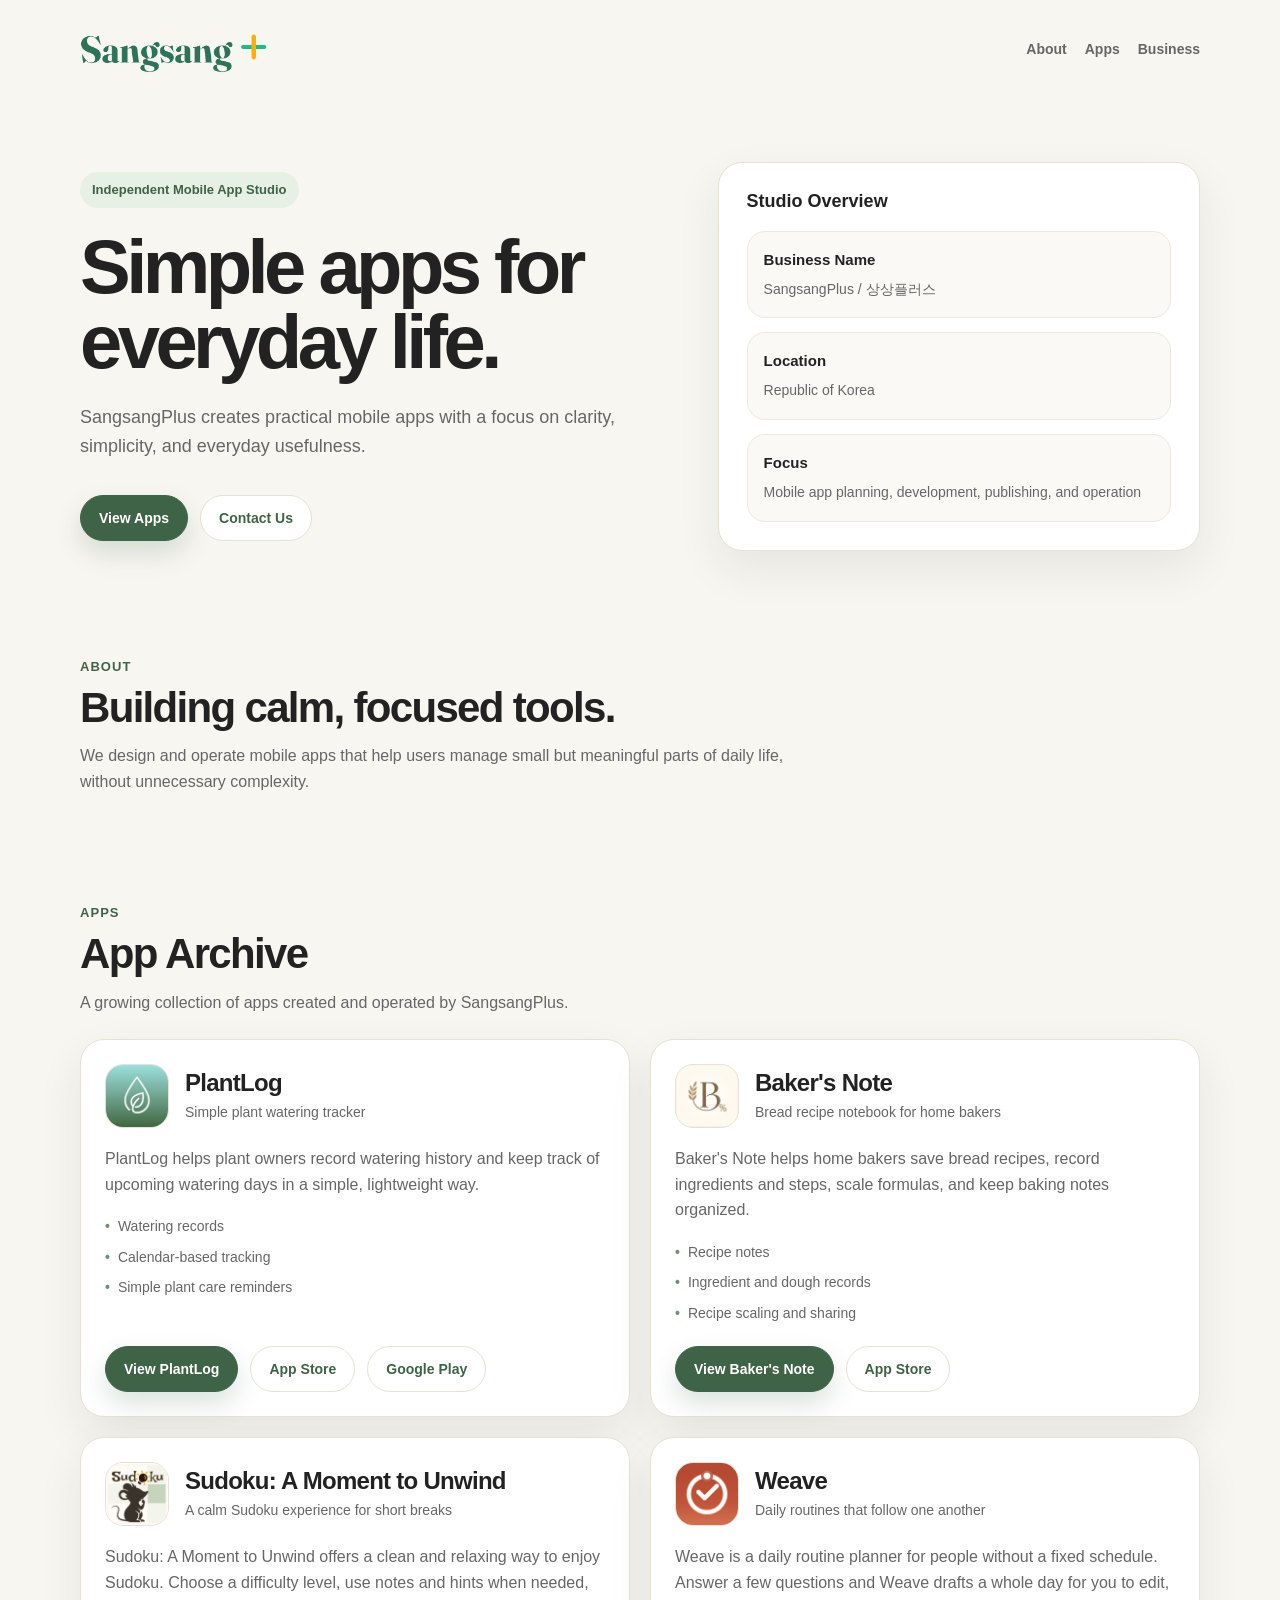
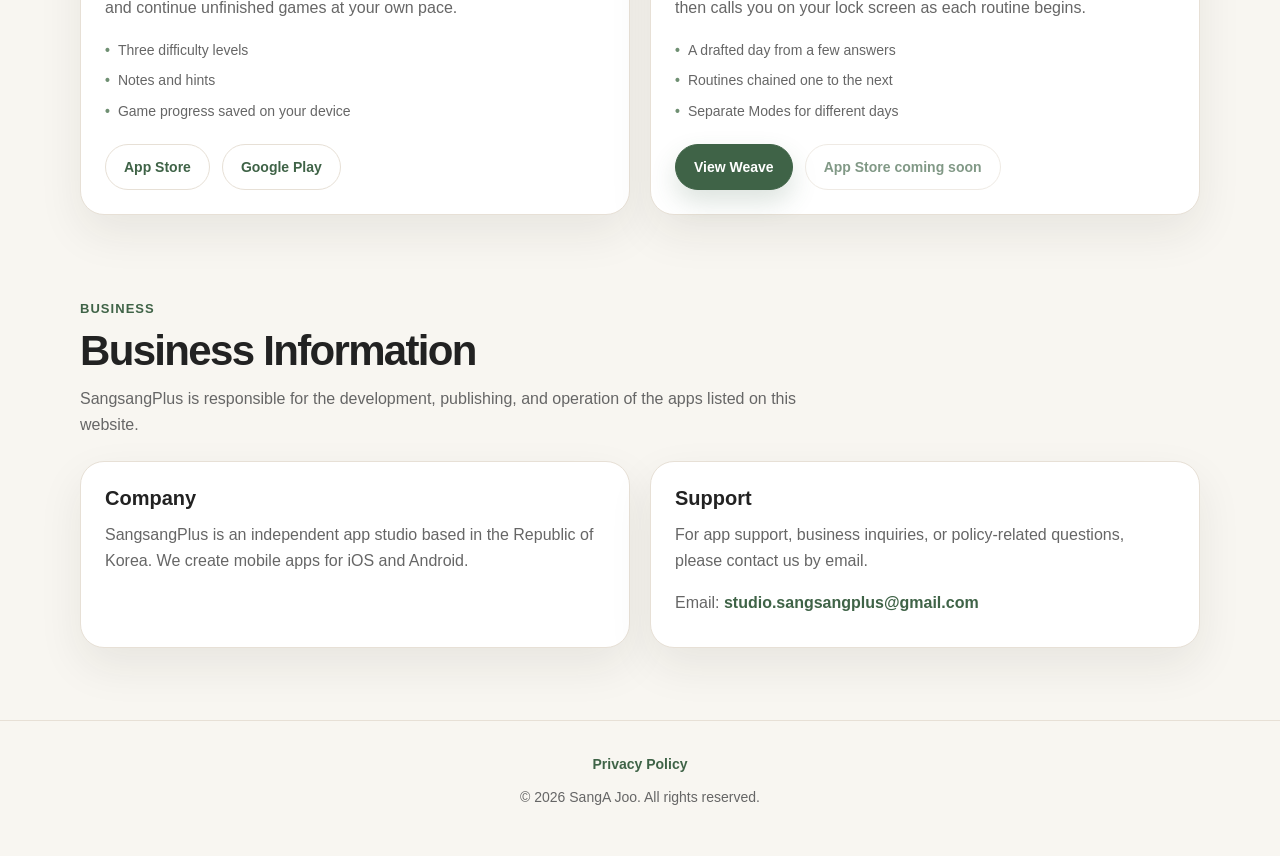
<file: index.html>
<!doctype html>
<html lang="en">
<head>
  <meta charset="utf-8">
  <meta name="viewport" content="width=device-width, initial-scale=1">
  <title>SangsangPlus - Simple Mobile Apps for Everyday Life</title>
  <meta name="description" content="SangsangPlus is an independent app studio creating simple mobile apps for everyday life.">
  <meta name="author" content="SangsangPlus">
  <link rel="stylesheet" href="assets/css/site.css">
  <link rel="icon" type="image/png" href="/favicon.png?v=1">
  <link rel="apple-touch-icon" href="/favicon.png?v=1">
  <meta name="theme-color" content="#F8F6F1">
</head>

<body class="theme-sangsangplus">
  <div class="site-page">
    <header class="home-nav wrap-wide">
      <a class="home-brand" href="/" aria-label="SangsangPlus home">
        <img class="home-brand-logo" src="/logo-wordmark.png" alt="SangsangPlus">
      </a>

      <nav class="home-nav-links" aria-label="Main navigation">
        <a href="#about">About</a>
        <a href="#apps">Apps</a>
        <a href="#business">Business</a>
      </nav>
    </header>

    <main>
      <section class="home-hero wrap-wide">
        <div>
          <div class="eyebrow">Independent Mobile App Studio</div>
          <h1>Simple apps for everyday life.</h1>
          <p>
            SangsangPlus creates practical mobile apps with a focus on clarity,
            simplicity, and everyday usefulness.
          </p>

          <div class="hero-actions">
            <a class="button primary" href="#apps">View Apps</a>
            <a class="button secondary" href="mailto:studio.sangsangplus@gmail.com">Contact Us</a>
          </div>
        </div>

        <aside class="home-hero-card" aria-label="Studio overview">
          <h2 class="home-hero-card-title">Studio Overview</h2>

          <div class="stat-list">
            <div class="stat">
              <strong>Business Name</strong>
              <span>SangsangPlus / 상상플러스</span>
            </div>

            <div class="stat">
              <strong>Location</strong>
              <span>Republic of Korea</span>
            </div>

            <div class="stat">
              <strong>Focus</strong>
              <span>Mobile app planning, development, publishing, and operation</span>
            </div>
          </div>
        </aside>
      </section>

      <section id="about" class="home-section wrap-wide">
        <div class="section-header">
          <div class="section-kicker">About</div>
          <h2>Building calm, focused tools.</h2>
          <p class="section-desc">
            We design and operate mobile apps that help users manage small but meaningful parts
            of daily life, without unnecessary complexity.
          </p>
        </div>
      </section>

      <section id="apps" class="home-section wrap-wide">
        <div class="section-header">
          <div class="section-kicker">Apps</div>
          <h2>App Archive</h2>
          <p class="section-desc">
            A growing collection of apps created and operated by SangsangPlus.
          </p>
        </div>

        <div class="app-grid">
          <article class="app-card">
            <div class="app-top">
              <div class="app-icon">
                <img src="/plantlog-legal/app_icon.png" alt="PlantLog app icon">
              </div>
              <div>
                <h3>PlantLog</h3>
                <p class="tagline">Simple plant watering tracker</p>
              </div>
            </div>

            <p>
              PlantLog helps plant owners record watering history and keep track of upcoming
              watering days in a simple, lightweight way.
            </p>

            <ul class="app-meta">
              <li>Watering records</li>
              <li>Calendar-based tracking</li>
              <li>Simple plant care reminders</li>
            </ul>

            <div class="app-actions">
              <a class="button primary" href="/plantlog-legal/">View PlantLog</a>
              <a class="button secondary"
                href="https://apps.apple.com/kr/app/plantlog-%EC%8B%9D%EB%AC%BC-%EB%AC%BC%EC%A3%BC%EA%B8%B0/id6776272867"
                target="_blank" rel="noopener noreferrer">App Store</a>
              <a class="button secondary" href="https://play.google.com/store/apps/details?id=com.sangsangplus.plantlog"
                target="_blank" rel="noopener noreferrer">Google Play</a>
            </div>
          </article>

          <article class="app-card">
            <div class="app-top">
              <div class="app-icon">
                <img src="/bakersnote/app_icon.png" alt="Baker's Note app icon">
              </div>
              <div>
                <h3>Baker's Note</h3>
                <p class="tagline">Bread recipe notebook for home bakers</p>
              </div>
            </div>

            <p>
              Baker's Note helps home bakers save bread recipes, record ingredients and steps,
              scale formulas, and keep baking notes organized.
            </p>

            <ul class="app-meta">
              <li>Recipe notes</li>
              <li>Ingredient and dough records</li>
              <li>Recipe scaling and sharing</li>
            </ul>

            <div class="app-actions">
              <a class="button primary" href="/bakersnote/">View Baker's Note</a>
              <a class="button secondary"
                href="https://apps.apple.com/kr/app/bakers-note-%EC%A0%9C%EB%B9%B5-%EB%A0%88%EC%8B%9C%ED%94%BC/id6786244483"
                target="_blank" rel="noopener noreferrer">App Store</a>
            </div>
          </article>

          <article class="app-card">
            <div class="app-top">
              <div class="app-icon">
                <img
                  src="/sudoku/app_icon.png?v=1"
                  alt="Sudoku: A Moment to Unwind app icon"
                >
              </div>
          
              <div>
                <h3>Sudoku: A Moment to Unwind</h3>
                <p class="tagline">A calm Sudoku experience for short breaks</p>
              </div>
            </div>
          
            <p>
              Sudoku: A Moment to Unwind offers a clean and relaxing way to enjoy Sudoku.
              Choose a difficulty level, use notes and hints when needed, and continue
              unfinished games at your own pace.
            </p>
          
            <ul class="app-meta">
              <li>Three difficulty levels</li>
              <li>Notes and hints</li>
              <li>Game progress saved on your device</li>
            </ul>
          
            <div class="app-actions">
              <a class="button secondary"
                href="https://apps.apple.com/kr/app/%EC%8A%A4%EB%8F%84%EC%BF%A0-%EC%89%AC%EC%96%B4%EA%B0%80%EB%8A%94-%EC%8B%9C%EA%B0%84/id6796981399"
                target="_blank" rel="noopener noreferrer">App Store</a>
              <a class="button secondary"
                href="https://play.google.com/store/apps/details?id=com.sangsangplus.sudoku"
                target="_blank" rel="noopener noreferrer">Google Play</a>
            </div>
          </article>

          <article class="app-card">
            <div class="app-top">
              <div class="app-icon">
                <img src="/weave/app_icon.png" alt="Weave app icon">
              </div>
              <div>
                <h3>Weave</h3>
                <p class="tagline">Daily routines that follow one another</p>
              </div>
            </div>

            <p>
              Weave is a daily routine planner for people without a fixed schedule.
              Answer a few questions and Weave drafts a whole day for you to edit,
              then calls you on your lock screen as each routine begins.
            </p>

            <ul class="app-meta">
              <li>A drafted day from a few answers</li>
              <li>Routines chained one to the next</li>
              <li>Separate Modes for different days</li>
            </ul>

            <div class="app-actions">
              <a class="button primary" href="/weave/">View Weave</a>
              <span class="button secondary disabled">App Store coming soon</span>
            </div>
          </article>

        </div>
      </section>

      <section id="business" class="home-section wrap-wide">
        <div class="section-header">
          <div class="section-kicker">Business</div>
          <h2>Business Information</h2>
          <p class="section-desc">
            SangsangPlus is responsible for the development, publishing, and operation
            of the apps listed on this website.
          </p>
        </div>

        <div class="info-grid">
          <div class="info-card">
            <h3>Company</h3>
            <p>
              SangsangPlus is an independent app studio based in the Republic of Korea.
              We create mobile apps for iOS and Android.
            </p>
          </div>

          <div class="info-card">
            <h3>Support</h3>
            <p>
              For app support, business inquiries, or policy-related questions, please contact us
              by email.
            </p>

            <ul class="contact-list">
              <li>Email: <a href="mailto:studio.sangsangplus@gmail.com">studio.sangsangplus@gmail.com</a></li>
            </ul>
          </div>
        </div>
      </section>
    </main>

    <footer class="site-footer">
      <div class="site-footer-inner narrow">
        <nav aria-label="SangsangPlus footer links">
          <a href="/privacy-policy.html">Privacy Policy</a>
        </nav>
    
        <p>© 2026 SangA Joo. All rights reserved.</p>
      </div>
    </footer>
  </div>
</body>
</html>
</file>
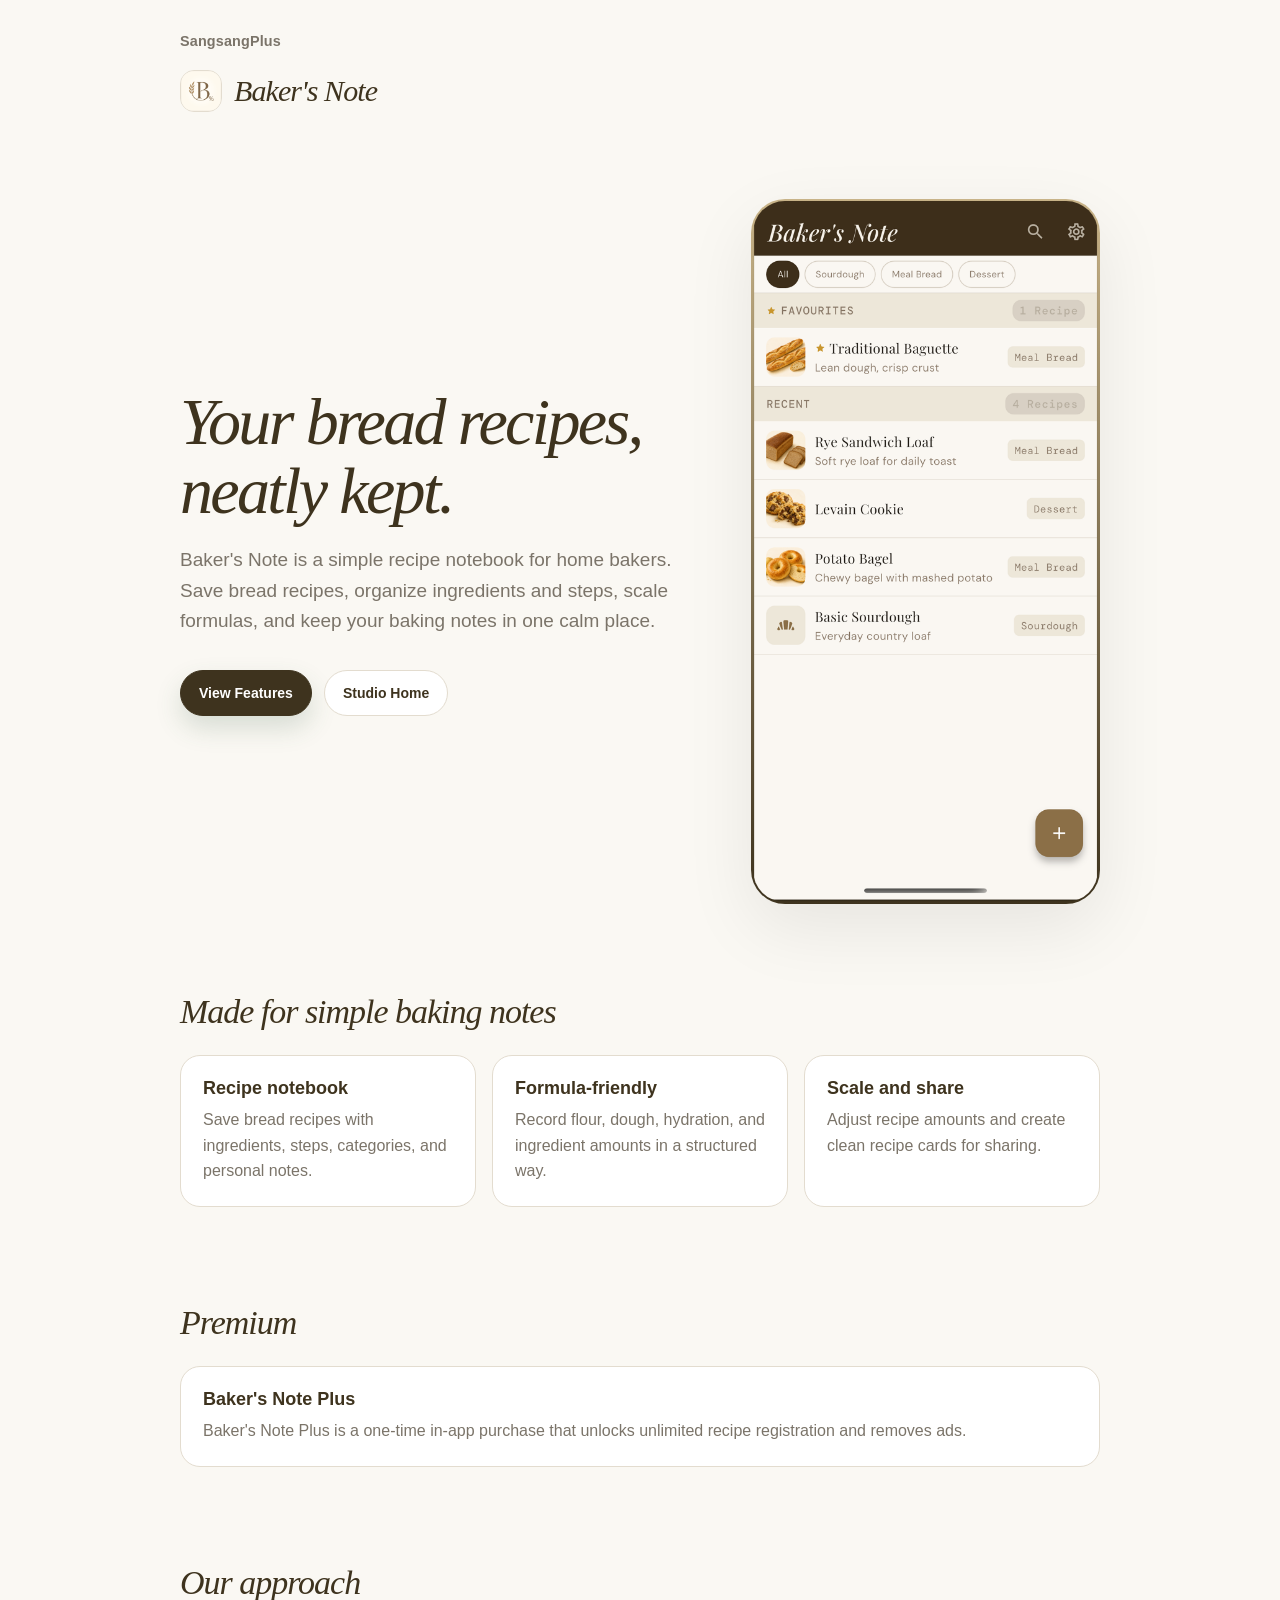
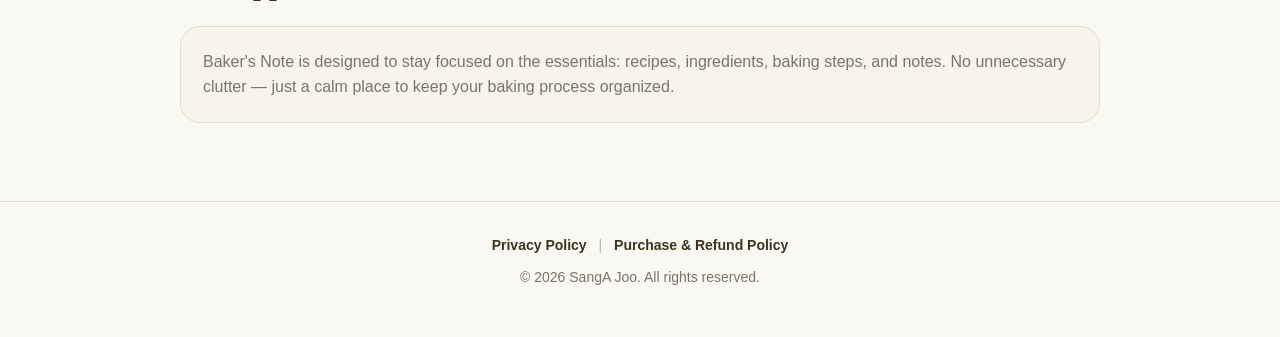
<file: bakersnote/index.html>
<!doctype html>
<html lang="en">
<head>
  <meta charset="utf-8">
  <meta name="viewport" content="width=device-width, initial-scale=1">
  <title>Baker's Note - Bread Recipe Notebook</title>
  <meta name="description" content="Baker's Note is a simple bread recipe notebook for saving recipes, ingredients, baking steps, and notes.">
  <link rel="stylesheet" href="../assets/css/site.css">
  <link rel="icon" type="image/png" href="app_icon.png">
  <link rel="apple-touch-icon" href="app_icon.png">
</head>

<body class="theme-bakers-note">
  <header class="app-header wrap-app">
    <a class="brand-back-link" href="../">SangsangPlus</a>

    <div class="app-brand">
      <div class="app-logo">
        <img src="app_icon.png" alt="Baker's Note logo">
      </div>
      <span class="app-brand-name">Baker's Note</span>
    </div>
  </header>

  <main class="app-landing wrap-app">
    <section class="app-landing-hero">
      <div>
        <h1>Your bread recipes, neatly kept.</h1>
        <p class="lead">
          Baker's Note is a simple recipe notebook for home bakers.
          Save bread recipes, organize ingredients and steps, scale formulas,
          and keep your baking notes in one calm place.
        </p>

        <div class="buttons">
          <a class="app-button primary" href="#features">View Features</a>
          <a class="app-button secondary" href="../">Studio Home</a>
        </div>
      </div>

      <div class="phone-frame" aria-label="Baker's Note app screenshot">
        <img src="bakersnote.png" alt="Baker's Note app main screen" class="app-shot">
      </div>
    </section>

    <section id="features" class="app-section">
      <h2 class="app-section-title">Made for simple baking notes</h2>

      <div class="feature-cards">
        <article class="feature-card">
          <h3>Recipe notebook</h3>
          <p>Save bread recipes with ingredients, steps, categories, and personal notes.</p>
        </article>

        <article class="feature-card">
          <h3>Formula-friendly</h3>
          <p>Record flour, dough, hydration, and ingredient amounts in a structured way.</p>
        </article>

        <article class="feature-card">
          <h3>Scale and share</h3>
          <p>Adjust recipe amounts and create clean recipe cards for sharing.</p>
        </article>
      </div>
    </section>

    <section class="app-section">
      <h2 class="app-section-title">Premium</h2>

      <div class="feature-card">
        <h3>Baker's Note Plus</h3>
        <p>
          Baker's Note Plus is a one-time in-app purchase that unlocks unlimited
          recipe registration and removes ads.
        </p>
      </div>
    </section>

    <section class="app-section">
      <h2 class="app-section-title">Our approach</h2>

      <div class="note-card">
        Baker's Note is designed to stay focused on the essentials:
        recipes, ingredients, baking steps, and notes. No unnecessary clutter —
        just a calm place to keep your baking process organized.
      </div>
    </section>
  </main>

  <footer class="site-footer">
    <div class="site-footer-inner narrow">
      <nav aria-label="Baker's Note footer links">
        <a href="privacy-policy.html">Privacy Policy</a>
        <span class="footer-divider">|</span>
        <a href="purchase-policy.html">Purchase &amp; Refund Policy</a>
      </nav>
      <p>© 2026 SangA Joo. All rights reserved.</p>
    </div>
  </footer>
</body>
</html>
</file>
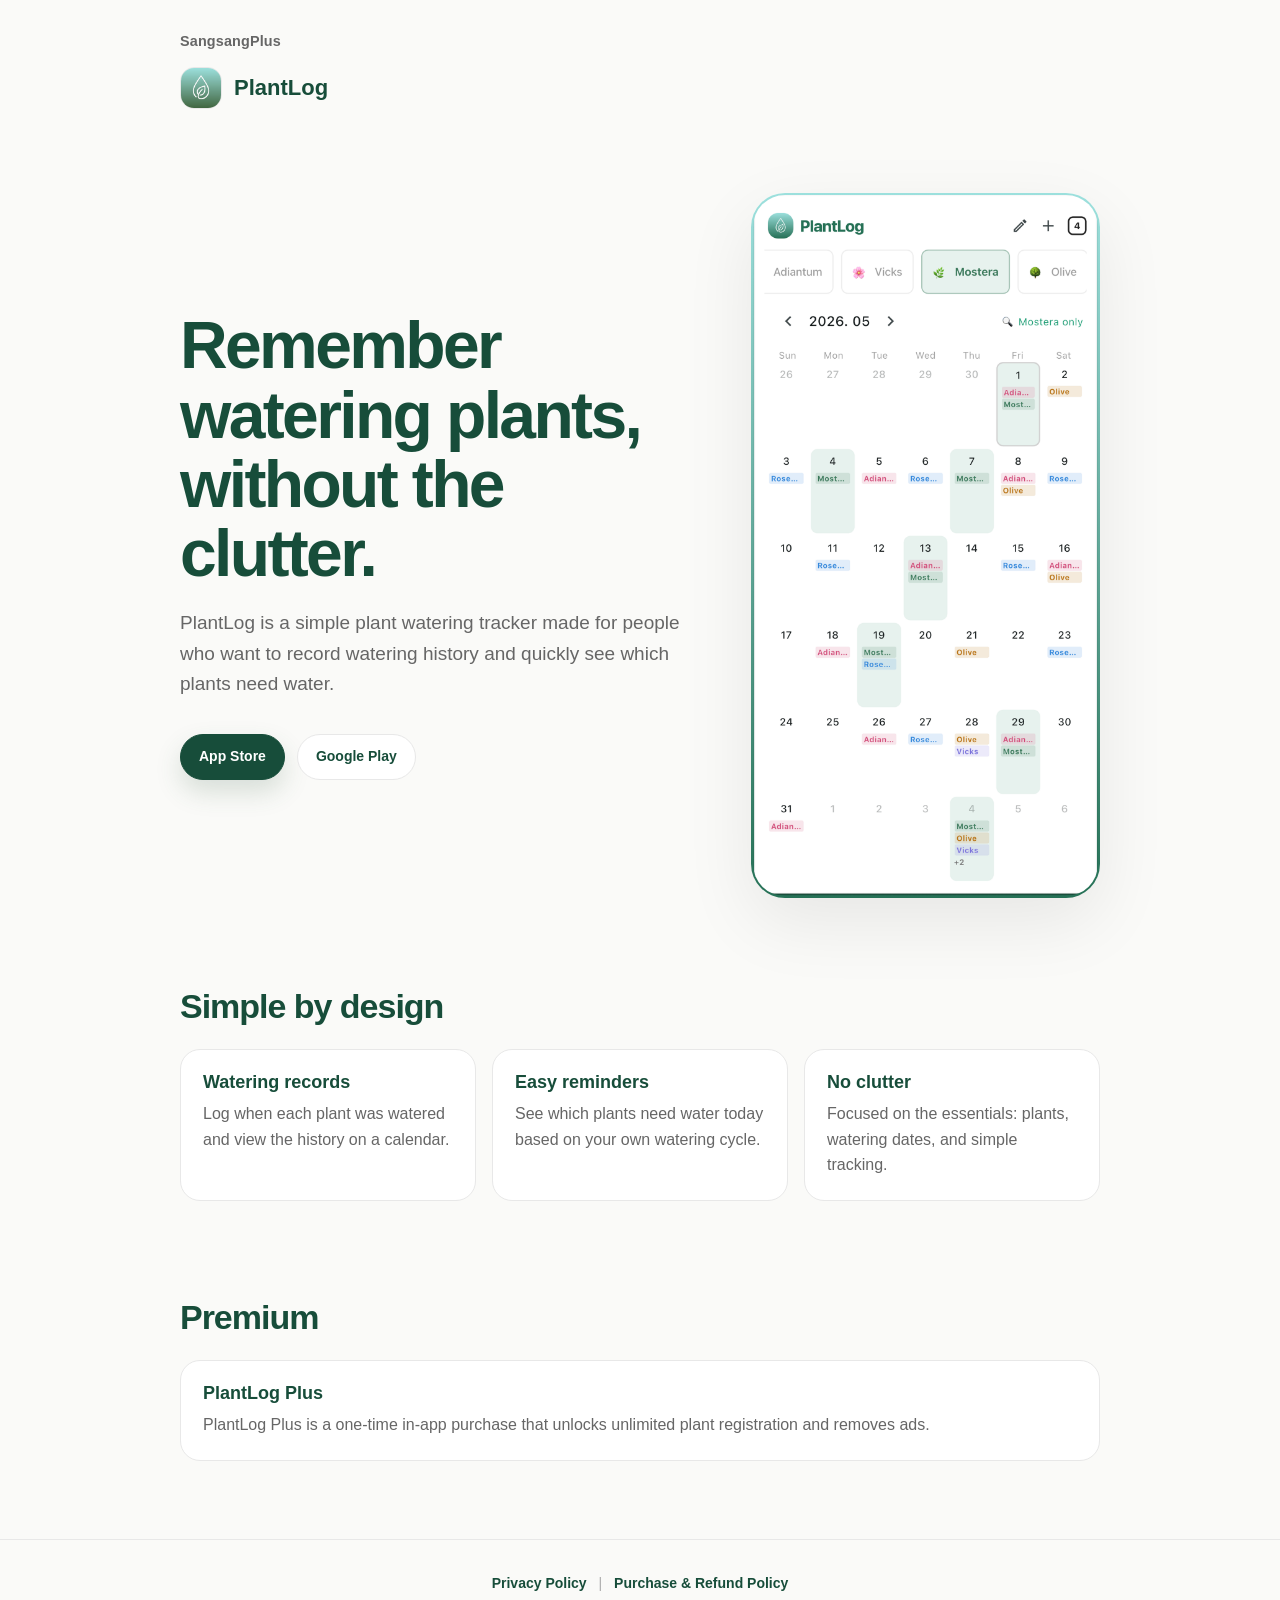
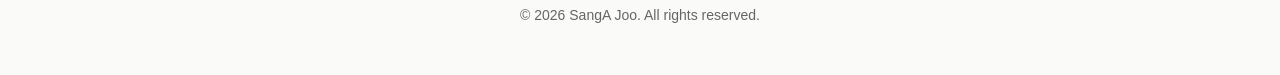
<file: plantlog-legal/index.html>
<!doctype html>
<html lang="en">
<head>
  <meta charset="utf-8">
  <meta name="viewport" content="width=device-width, initial-scale=1">
  <title>PlantLog - Simple Plant Watering Tracker</title>
  <meta name="description" content="PlantLog is a simple plant watering tracker app for recording watering history and remembering when to water your plants.">
  <link rel="stylesheet" href="../assets/css/site.css">
  <link rel="icon" type="image/png" href="app_icon.png">
  <link rel="apple-touch-icon" href="app_icon.png">
</head>

<body class="theme-plantlog">
  <header class="app-header wrap-app">
    <a class="brand-back-link" href="../">SangsangPlus</a>

    <div class="app-brand">
      <div class="app-logo">
        <img src="app_icon.png" alt="PlantLog logo">
      </div>
      <span class="app-brand-name">PlantLog</span>
    </div>
  </header>

  <main class="app-landing wrap-app">
    <section class="app-landing-hero">
      <div>
        <h1>Remember watering plants, without the clutter.</h1>
        <p class="lead">
          PlantLog is a simple plant watering tracker made for people who want
          to record watering history and quickly see which plants need water.
        </p>

        <div class="app-actions">
          <a class="app-button primary" href="https://apps.apple.com/kr/app/plantlog-%EC%8B%9D%EB%AC%BC-%EB%AC%BC%EC%A3%BC%EA%B8%B0/id6776272867" target="_blank" rel="noopener noreferrer">App Store</a>
          <a class="app-button secondary" href="https://play.google.com/store/apps/details?id=com.sangsangplus.plantlog" target="_blank" rel="noopener noreferrer">Google Play</a>
        </div>
      </div>

      <div class="phone-frame" aria-label="PlantLog app screenshot">
        <img src="plantlog.png" alt="PlantLog app main screen" class="app-shot">
      </div>
    </section>

    <section id="features" class="app-section">
      <h2 class="app-section-title">Simple by design</h2>
      <div class="feature-cards">
        <article class="feature-card">
          <h3>Watering records</h3>
          <p>Log when each plant was watered and view the history on a calendar.</p>
        </article>
        <article class="feature-card">
          <h3>Easy reminders</h3>
          <p>See which plants need water today based on your own watering cycle.</p>
        </article>
        <article class="feature-card">
          <h3>No clutter</h3>
          <p>Focused on the essentials: plants, watering dates, and simple tracking.</p>
        </article>
      </div>
    </section>

    <section class="app-section">
      <h2 class="app-section-title">Premium</h2>
      <div class="feature-card">
        <h3>PlantLog Plus</h3>
        <p>PlantLog Plus is a one-time in-app purchase that unlocks unlimited plant registration and removes ads.</p>
      </div>
    </section>
  </main>

  <footer class="site-footer">
    <div class="site-footer-inner narrow">
      <nav aria-label="PlantLog footer links">
        <a href="privacy-policy.html">Privacy Policy</a>
        <span class="footer-divider">|</span>
        <a href="purchase-policy.html">Purchase &amp; Refund Policy</a>
      </nav>
      <p>© 2026 SangA Joo. All rights reserved.</p>
    </div>
  </footer>
</body>
</html>
</file>
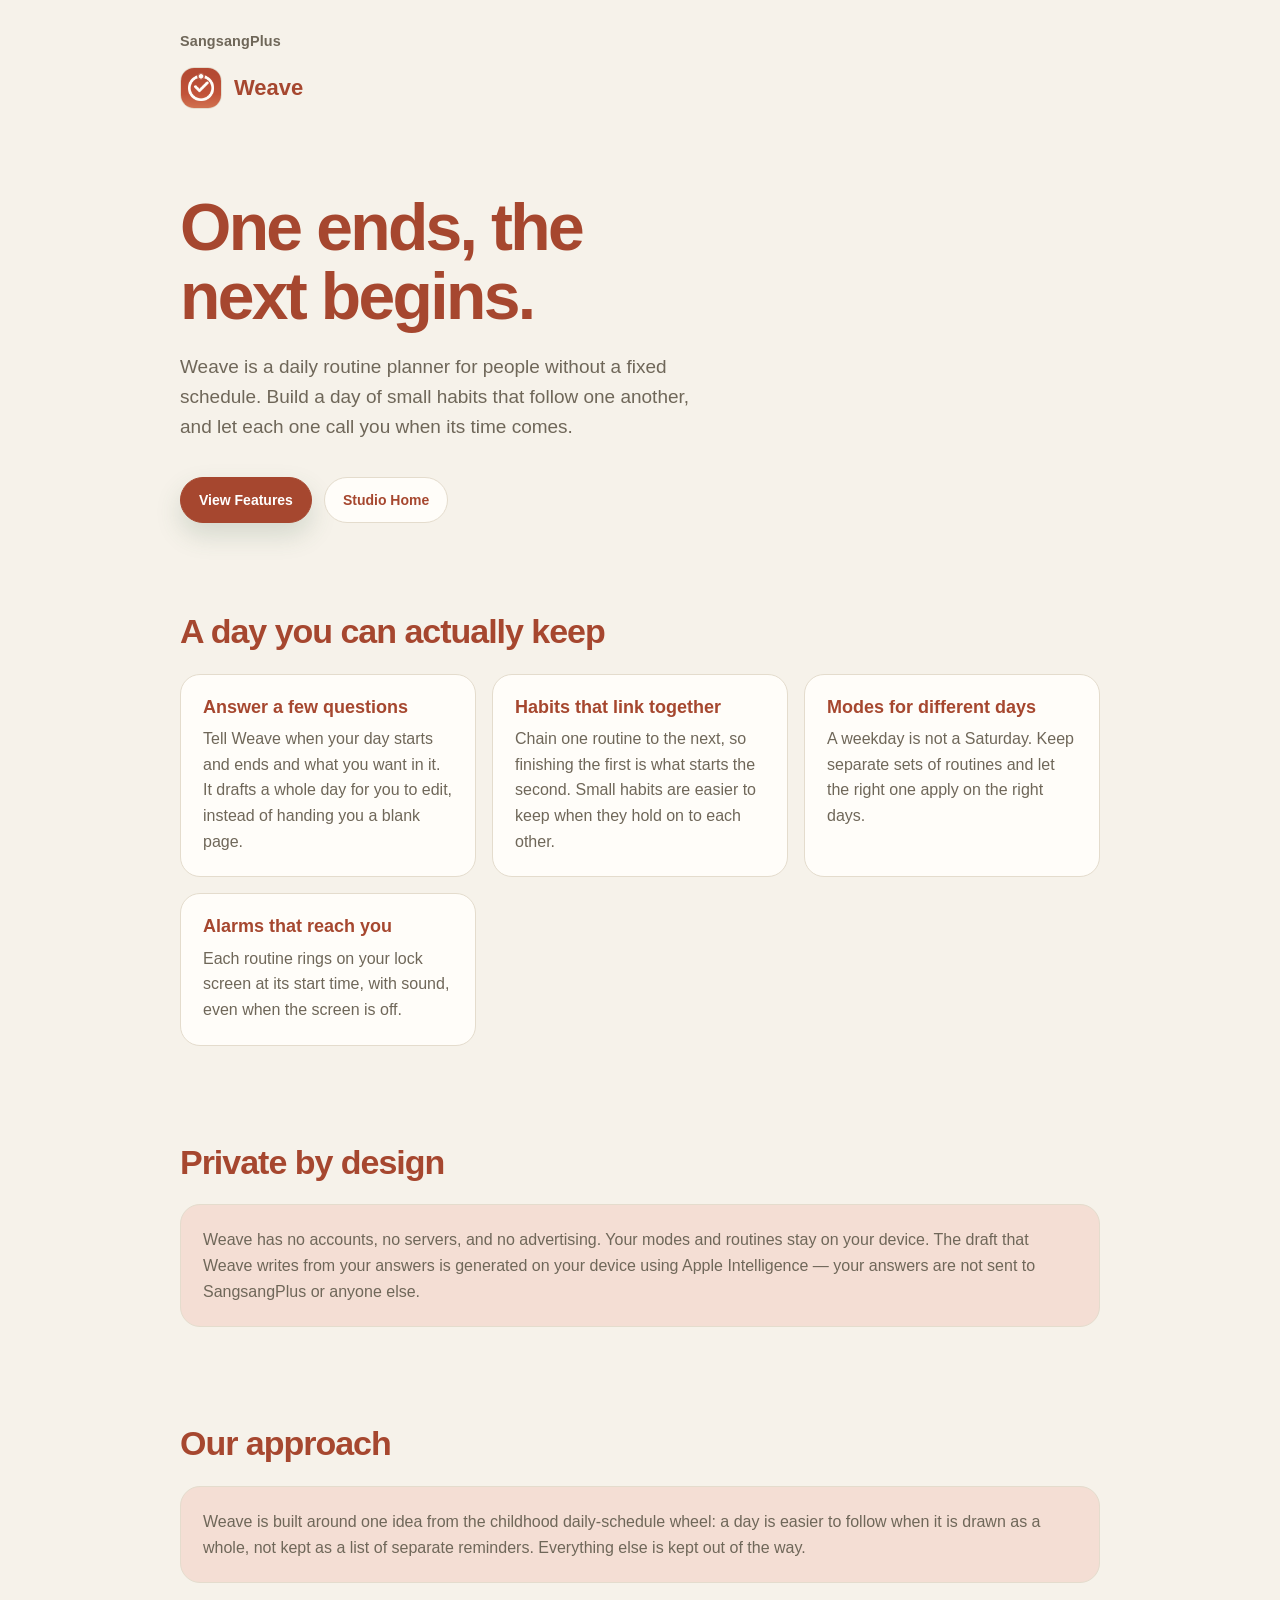
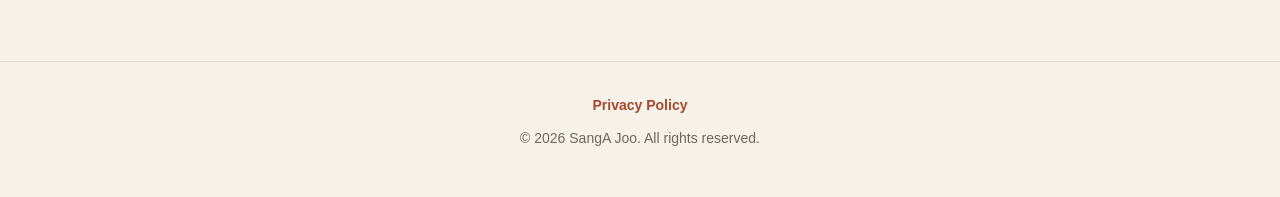
<file: weave/index.html>
<!doctype html>
<html lang="en">
<head>
  <meta charset="utf-8">
  <meta name="viewport" content="width=device-width, initial-scale=1">
  <title>Weave - Daily Routine Planner</title>
  <meta name="description" content="Weave is a daily routine planner. Build a day of small habits that follow one another, and let each one call you when its time comes.">
  <link rel="stylesheet" href="../assets/css/site.css">
  <link rel="icon" type="image/png" href="app_icon.png">
  <link rel="apple-touch-icon" href="app_icon.png">
</head>

<body class="theme-weave">
  <header class="app-header wrap-app">
    <a class="brand-back-link" href="../">SangsangPlus</a>

    <div class="app-brand">
      <div class="app-logo">
        <img src="app_icon.png" alt="Weave logo">
      </div>
      <span class="app-brand-name">Weave</span>
    </div>
  </header>

  <main class="app-landing wrap-app">
    <section class="app-landing-hero">
      <div>
        <h1>One ends, the next begins.</h1>
        <p class="lead">
          Weave is a daily routine planner for people without a fixed schedule.
          Build a day of small habits that follow one another, and let each one
          call you when its time comes.
        </p>

        <div class="buttons">
          <a class="app-button primary" href="#features">View Features</a>
          <a class="app-button secondary" href="../">Studio Home</a>
        </div>
      </div>
    </section>

    <section id="features" class="app-section">
      <h2 class="app-section-title">A day you can actually keep</h2>

      <div class="feature-cards">
        <article class="feature-card">
          <h3>Answer a few questions</h3>
          <p>
            Tell Weave when your day starts and ends and what you want in it.
            It drafts a whole day for you to edit, instead of handing you a
            blank page.
          </p>
        </article>

        <article class="feature-card">
          <h3>Habits that link together</h3>
          <p>
            Chain one routine to the next, so finishing the first is what
            starts the second. Small habits are easier to keep when they hold
            on to each other.
          </p>
        </article>

        <article class="feature-card">
          <h3>Modes for different days</h3>
          <p>
            A weekday is not a Saturday. Keep separate sets of routines and let
            the right one apply on the right days.
          </p>
        </article>

        <article class="feature-card">
          <h3>Alarms that reach you</h3>
          <p>
            Each routine rings on your lock screen at its start time, with
            sound, even when the screen is off.
          </p>
        </article>
      </div>
    </section>

    <section class="app-section">
      <h2 class="app-section-title">Private by design</h2>

      <div class="note-card">
        Weave has no accounts, no servers, and no advertising. Your modes and
        routines stay on your device. The draft that Weave writes from your
        answers is generated on your device using Apple Intelligence — your
        answers are not sent to SangsangPlus or anyone else.
      </div>
    </section>

    <section class="app-section">
      <h2 class="app-section-title">Our approach</h2>

      <div class="note-card">
        Weave is built around one idea from the childhood daily-schedule wheel:
        a day is easier to follow when it is drawn as a whole, not kept as a
        list of separate reminders. Everything else is kept out of the way.
      </div>
    </section>
  </main>

  <footer class="site-footer">
    <div class="site-footer-inner narrow">
      <nav aria-label="Weave footer links">
        <a href="privacy-policy.html">Privacy Policy</a>
      </nav>
      <p>© 2026 SangA Joo. All rights reserved.</p>
    </div>
  </footer>
</body>
</html>
</file>
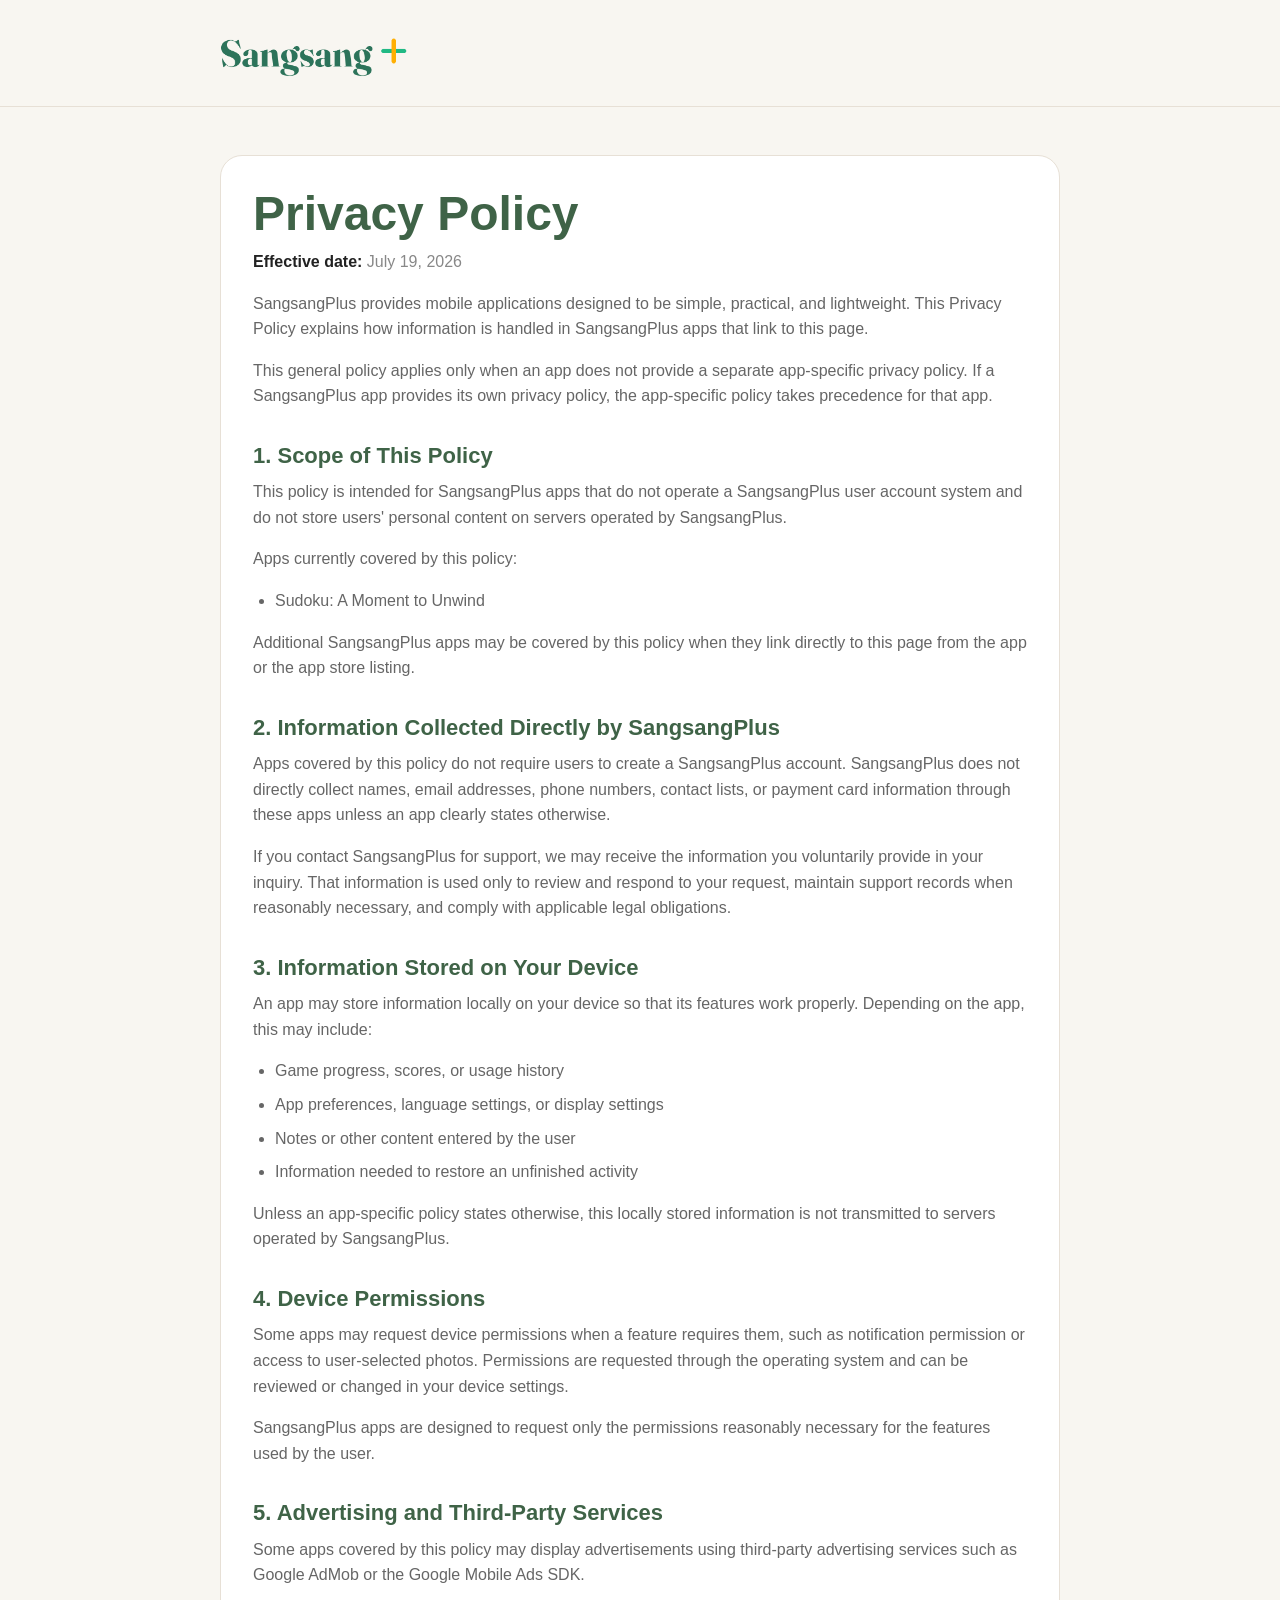
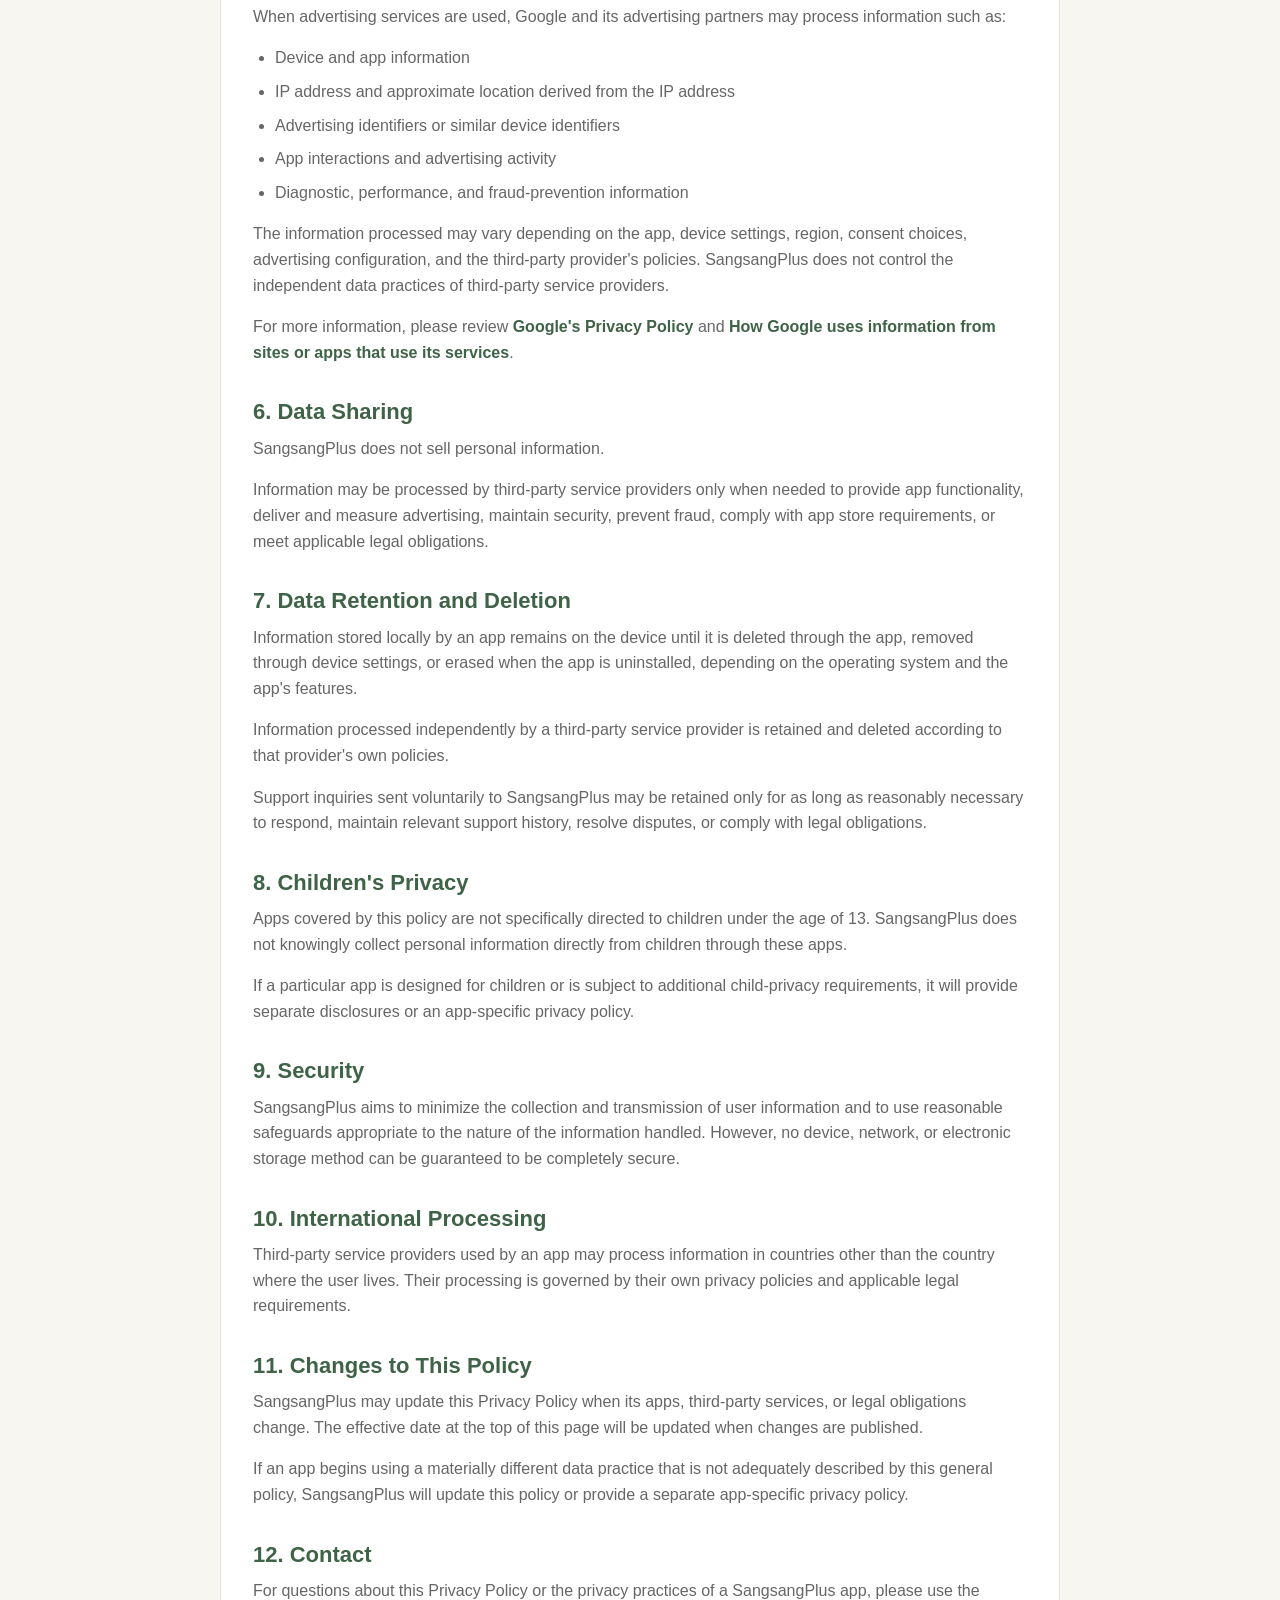
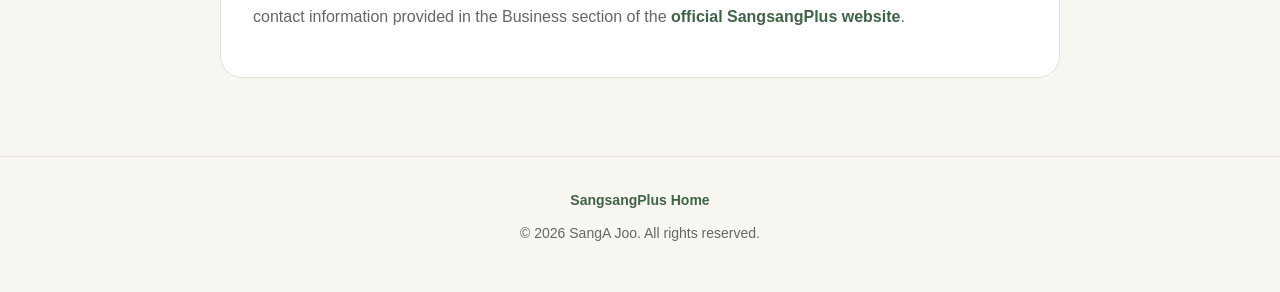
<file: privacy-policy.html>
<!doctype html>
<html lang="en">
<head>
  <meta charset="utf-8">
  <meta name="viewport" content="width=device-width, initial-scale=1">

  <title>SangsangPlus Apps - Privacy Policy</title>
  <meta
    name="description"
    content="General Privacy Policy for mobile apps provided by SangsangPlus."
  >
  <meta name="author" content="SangsangPlus">

  <link rel="stylesheet" href="assets/css/site.css">
  <link rel="icon" type="image/png" href="/favicon.png?v=1">
  <link rel="apple-touch-icon" href="/favicon.png?v=1">
  <meta name="theme-color" content="#F8F6F1">
</head>

<body class="theme-sangsangplus">
  <header class="policy-header">
    <div class="wrap-policy">
      <a class="policy-brand" href="/" aria-label="SangsangPlus home">
        <img
          class="home-brand-logo"
          src="/logo-wordmark.png"
          alt="SangsangPlus"
        >
      </a>
    </div>
  </header>

  <main class="policy-main wrap-policy">
    <article class="policy-content">
      <h1>Privacy Policy</h1>
      <p class="updated-date"><strong>Effective date:</strong> July 19, 2026</p>

      <p>
        SangsangPlus provides mobile applications designed to be simple,
        practical, and lightweight. This Privacy Policy explains how information
        is handled in SangsangPlus apps that link to this page.
      </p>

      <p>
        This general policy applies only when an app does not provide a separate
        app-specific privacy policy. If a SangsangPlus app provides its own privacy
        policy, the app-specific policy takes precedence for that app.
      </p>

      <h2>1. Scope of This Policy</h2>

      <p>
        This policy is intended for SangsangPlus apps that do not operate a
        SangsangPlus user account system and do not store users' personal content
        on servers operated by SangsangPlus.
      </p>

      <p>Apps currently covered by this policy:</p>

      <ul>
        <li>Sudoku: A Moment to Unwind</li>
      </ul>

      <p>
        Additional SangsangPlus apps may be covered by this policy when they link
        directly to this page from the app or the app store listing.
      </p>

      <h2>2. Information Collected Directly by SangsangPlus</h2>

      <p>
        Apps covered by this policy do not require users to create a SangsangPlus
        account. SangsangPlus does not directly collect names, email addresses,
        phone numbers, contact lists, or payment card information through these
        apps unless an app clearly states otherwise.
      </p>

      <p>
        If you contact SangsangPlus for support, we may receive the information
        you voluntarily provide in your inquiry. That information is used only
        to review and respond to your request, maintain support records when
        reasonably necessary, and comply with applicable legal obligations.
      </p>

      <h2>3. Information Stored on Your Device</h2>

      <p>
        An app may store information locally on your device so that its features
        work properly. Depending on the app, this may include:
      </p>

      <ul>
        <li>Game progress, scores, or usage history</li>
        <li>App preferences, language settings, or display settings</li>
        <li>Notes or other content entered by the user</li>
        <li>Information needed to restore an unfinished activity</li>
      </ul>

      <p>
        Unless an app-specific policy states otherwise, this locally stored
        information is not transmitted to servers operated by SangsangPlus.
      </p>

      <h2>4. Device Permissions</h2>

      <p>
        Some apps may request device permissions when a feature requires them,
        such as notification permission or access to user-selected photos.
        Permissions are requested through the operating system and can be
        reviewed or changed in your device settings.
      </p>

      <p>
        SangsangPlus apps are designed to request only the permissions reasonably
        necessary for the features used by the user.
      </p>

      <h2>5. Advertising and Third-Party Services</h2>

      <p>
        Some apps covered by this policy may display advertisements using
        third-party advertising services such as Google AdMob or the Google
        Mobile Ads SDK.
      </p>

      <p>
        When advertising services are used, Google and its advertising partners
        may process information such as:
      </p>

      <ul>
        <li>Device and app information</li>
        <li>IP address and approximate location derived from the IP address</li>
        <li>Advertising identifiers or similar device identifiers</li>
        <li>App interactions and advertising activity</li>
        <li>Diagnostic, performance, and fraud-prevention information</li>
      </ul>

      <p>
        The information processed may vary depending on the app, device settings,
        region, consent choices, advertising configuration, and the third-party
        provider's policies. SangsangPlus does not control the independent data
        practices of third-party service providers.
      </p>

      <p>
        For more information, please review
        <a
          href="https://policies.google.com/privacy"
          target="_blank"
          rel="noopener noreferrer"
        >Google's Privacy Policy</a>
        and
        <a
          href="https://policies.google.com/technologies/partner-sites"
          target="_blank"
          rel="noopener noreferrer"
        >How Google uses information from sites or apps that use its services</a>.
      </p>

      <h2>6. Data Sharing</h2>

      <p>
        SangsangPlus does not sell personal information.
      </p>

      <p>
        Information may be processed by third-party service providers only when
        needed to provide app functionality, deliver and measure advertising,
        maintain security, prevent fraud, comply with app store requirements, or
        meet applicable legal obligations.
      </p>

      <h2>7. Data Retention and Deletion</h2>

      <p>
        Information stored locally by an app remains on the device until it is
        deleted through the app, removed through device settings, or erased when
        the app is uninstalled, depending on the operating system and the app's
        features.
      </p>

      <p>
        Information processed independently by a third-party service provider is
        retained and deleted according to that provider's own policies.
      </p>

      <p>
        Support inquiries sent voluntarily to SangsangPlus may be retained only
        for as long as reasonably necessary to respond, maintain relevant support
        history, resolve disputes, or comply with legal obligations.
      </p>

      <h2>8. Children's Privacy</h2>

      <p>
        Apps covered by this policy are not specifically directed to children
        under the age of 13. SangsangPlus does not knowingly collect personal
        information directly from children through these apps.
      </p>

      <p>
        If a particular app is designed for children or is subject to additional
        child-privacy requirements, it will provide separate disclosures or an
        app-specific privacy policy.
      </p>

      <h2>9. Security</h2>

      <p>
        SangsangPlus aims to minimize the collection and transmission of user
        information and to use reasonable safeguards appropriate to the nature of
        the information handled. However, no device, network, or electronic
        storage method can be guaranteed to be completely secure.
      </p>

      <h2>10. International Processing</h2>

      <p>
        Third-party service providers used by an app may process information in
        countries other than the country where the user lives. Their processing
        is governed by their own privacy policies and applicable legal
        requirements.
      </p>

      <h2>11. Changes to This Policy</h2>

      <p>
        SangsangPlus may update this Privacy Policy when its apps, third-party
        services, or legal obligations change. The effective date at the top of
        this page will be updated when changes are published.
      </p>

      <p>
        If an app begins using a materially different data practice that is not
        adequately described by this general policy, SangsangPlus will update
        this policy or provide a separate app-specific privacy policy.
      </p>

      <h2>12. Contact</h2>

      <p>
        For questions about this Privacy Policy or the privacy practices of a
        SangsangPlus app, please use the contact information provided in the
        Business section of the
        <a href="/#business">official SangsangPlus website</a>.
      </p>
    </article>
  </main>

  <footer class="site-footer">
    <div class="site-footer-inner narrow">
      <nav aria-label="SangsangPlus footer links">
        <a href="/">SangsangPlus Home</a>
      </nav>
      <p>© 2026 SangA Joo. All rights reserved.</p>
    </div>
  </footer>
</body>
</html>
</file>
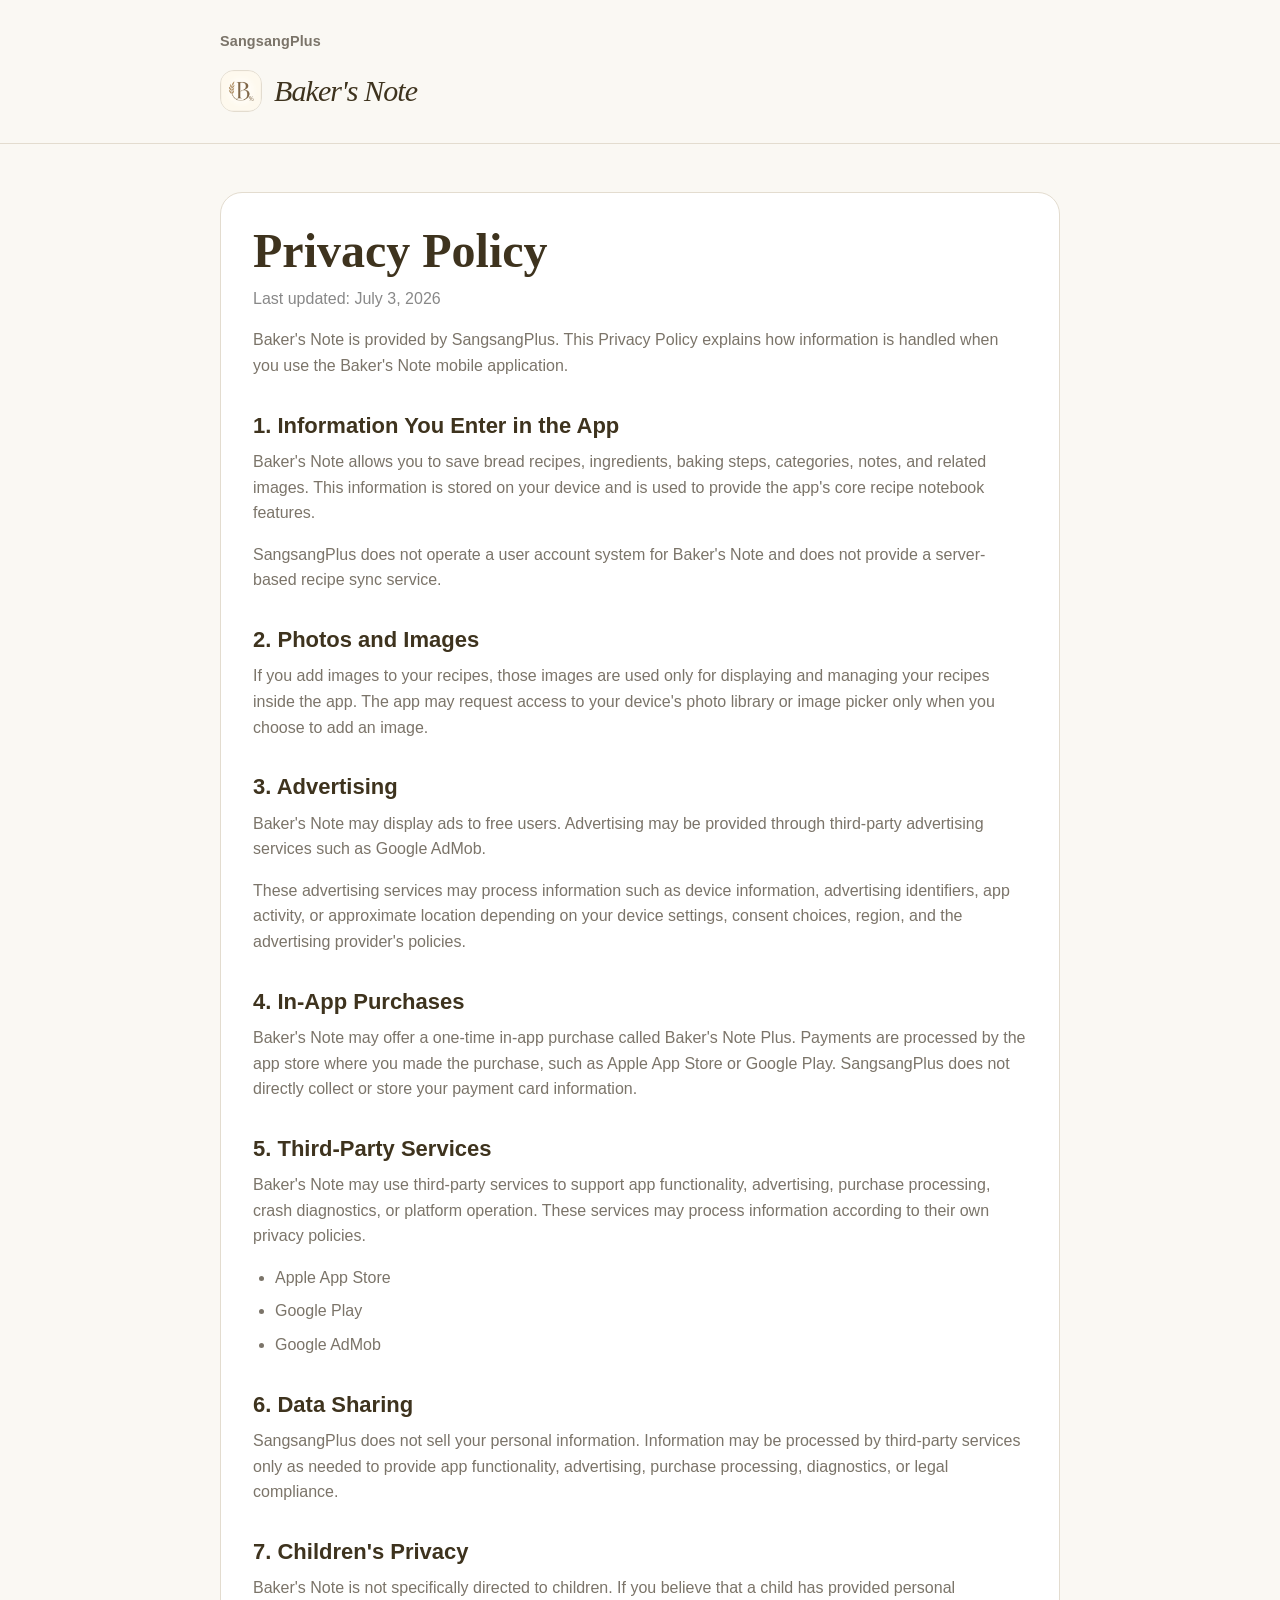
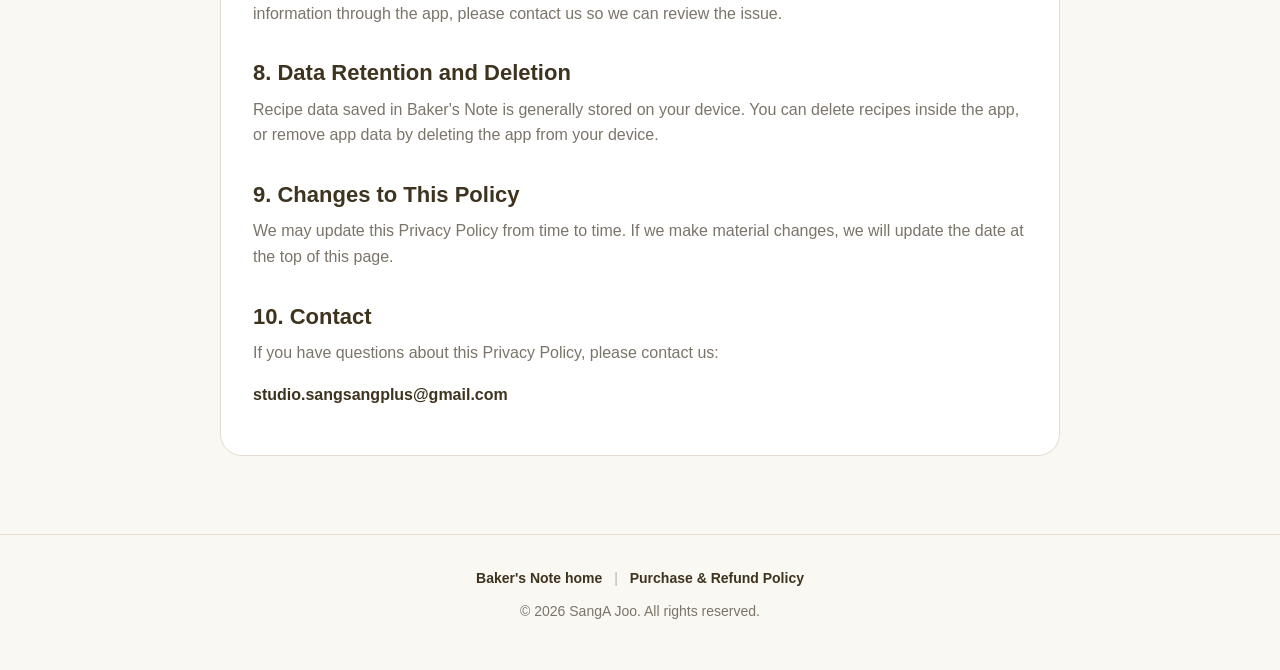
<file: bakersnote/privacy-policy.html>
<!doctype html>
<html lang="en">
<head>
  <meta charset="utf-8">
  <meta name="viewport" content="width=device-width, initial-scale=1">
  <title>Baker's Note - Privacy Policy</title>
  <meta name="description" content="Privacy Policy for Baker's Note by SangsangPlus.">
  <link rel="stylesheet" href="../assets/css/site.css">
  <link rel="icon" type="image/png" href="app_icon.png">
  <link rel="apple-touch-icon" href="app_icon.png">
</head>

<body class="theme-bakers-note">
  <header class="policy-header">
    <div class="wrap-policy">
      <a class="brand-back-link" href="../">SangsangPlus</a>

      <a class="policy-brand" href="./">
        <div class="app-logo">
          <img src="app_icon.png" alt="Baker's Note logo">
        </div>
        <span class="app-brand-name">Baker's Note</span>
      </a>
    </div>
  </header>

  <main class="policy-main wrap-policy">
    <article class="policy-content">
      <h1>Privacy Policy</h1>
      <p class="updated-date">Last updated: July 3, 2026</p>

      <p>
        Baker's Note is provided by SangsangPlus. This Privacy Policy explains how
        information is handled when you use the Baker's Note mobile application.
      </p>

      <h2>1. Information You Enter in the App</h2>
      <p>
        Baker's Note allows you to save bread recipes, ingredients, baking steps, categories,
        notes, and related images. This information is stored on your device and is used to
        provide the app's core recipe notebook features.
      </p>
      <p>
        SangsangPlus does not operate a user account system for Baker's Note and does not
        provide a server-based recipe sync service.
      </p>

      <h2>2. Photos and Images</h2>
      <p>
        If you add images to your recipes, those images are used only for displaying and managing
        your recipes inside the app. The app may request access to your device's photo library or
        image picker only when you choose to add an image.
      </p>

      <h2>3. Advertising</h2>
      <p>
        Baker's Note may display ads to free users. Advertising may be provided through third-party
        advertising services such as Google AdMob.
      </p>
      <p>
        These advertising services may process information such as device information, advertising
        identifiers, app activity, or approximate location depending on your device settings, consent
        choices, region, and the advertising provider's policies.
      </p>

      <h2>4. In-App Purchases</h2>
      <p>
        Baker's Note may offer a one-time in-app purchase called Baker's Note Plus. Payments are
        processed by the app store where you made the purchase, such as Apple App Store or Google Play.
        SangsangPlus does not directly collect or store your payment card information.
      </p>

      <h2>5. Third-Party Services</h2>
      <p>
        Baker's Note may use third-party services to support app functionality, advertising, purchase
        processing, crash diagnostics, or platform operation. These services may process information
        according to their own privacy policies.
      </p>

      <ul>
        <li>Apple App Store</li>
        <li>Google Play</li>
        <li>Google AdMob</li>
      </ul>

      <h2>6. Data Sharing</h2>
      <p>
        SangsangPlus does not sell your personal information. Information may be processed by
        third-party services only as needed to provide app functionality, advertising, purchase
        processing, diagnostics, or legal compliance.
      </p>

      <h2>7. Children's Privacy</h2>
      <p>
        Baker's Note is not specifically directed to children. If you believe that a child has provided
        personal information through the app, please contact us so we can review the issue.
      </p>

      <h2>8. Data Retention and Deletion</h2>
      <p>
        Recipe data saved in Baker's Note is generally stored on your device. You can delete recipes
        inside the app, or remove app data by deleting the app from your device.
      </p>

      <h2>9. Changes to This Policy</h2>
      <p>
        We may update this Privacy Policy from time to time. If we make material changes, we will update
        the date at the top of this page.
      </p>

      <h2>10. Contact</h2>
      <p>
        If you have questions about this Privacy Policy, please contact us:
      </p>
      <p>
        <a href="mailto:studio.sangsangplus@gmail.com">studio.sangsangplus@gmail.com</a>
      </p>
    </article>
  </main>

  <footer class="site-footer">
    <div class="site-footer-inner narrow">
      <nav aria-label="Baker's Note footer links">
        <a href="./">Baker's Note home</a>
        <span class="footer-divider">|</span>
        <a href="purchase-policy.html">Purchase &amp; Refund Policy</a>
      </nav>
      <p>© 2026 SangA Joo. All rights reserved.</p>
    </div>
  </footer>
</body>
</html>
</file>
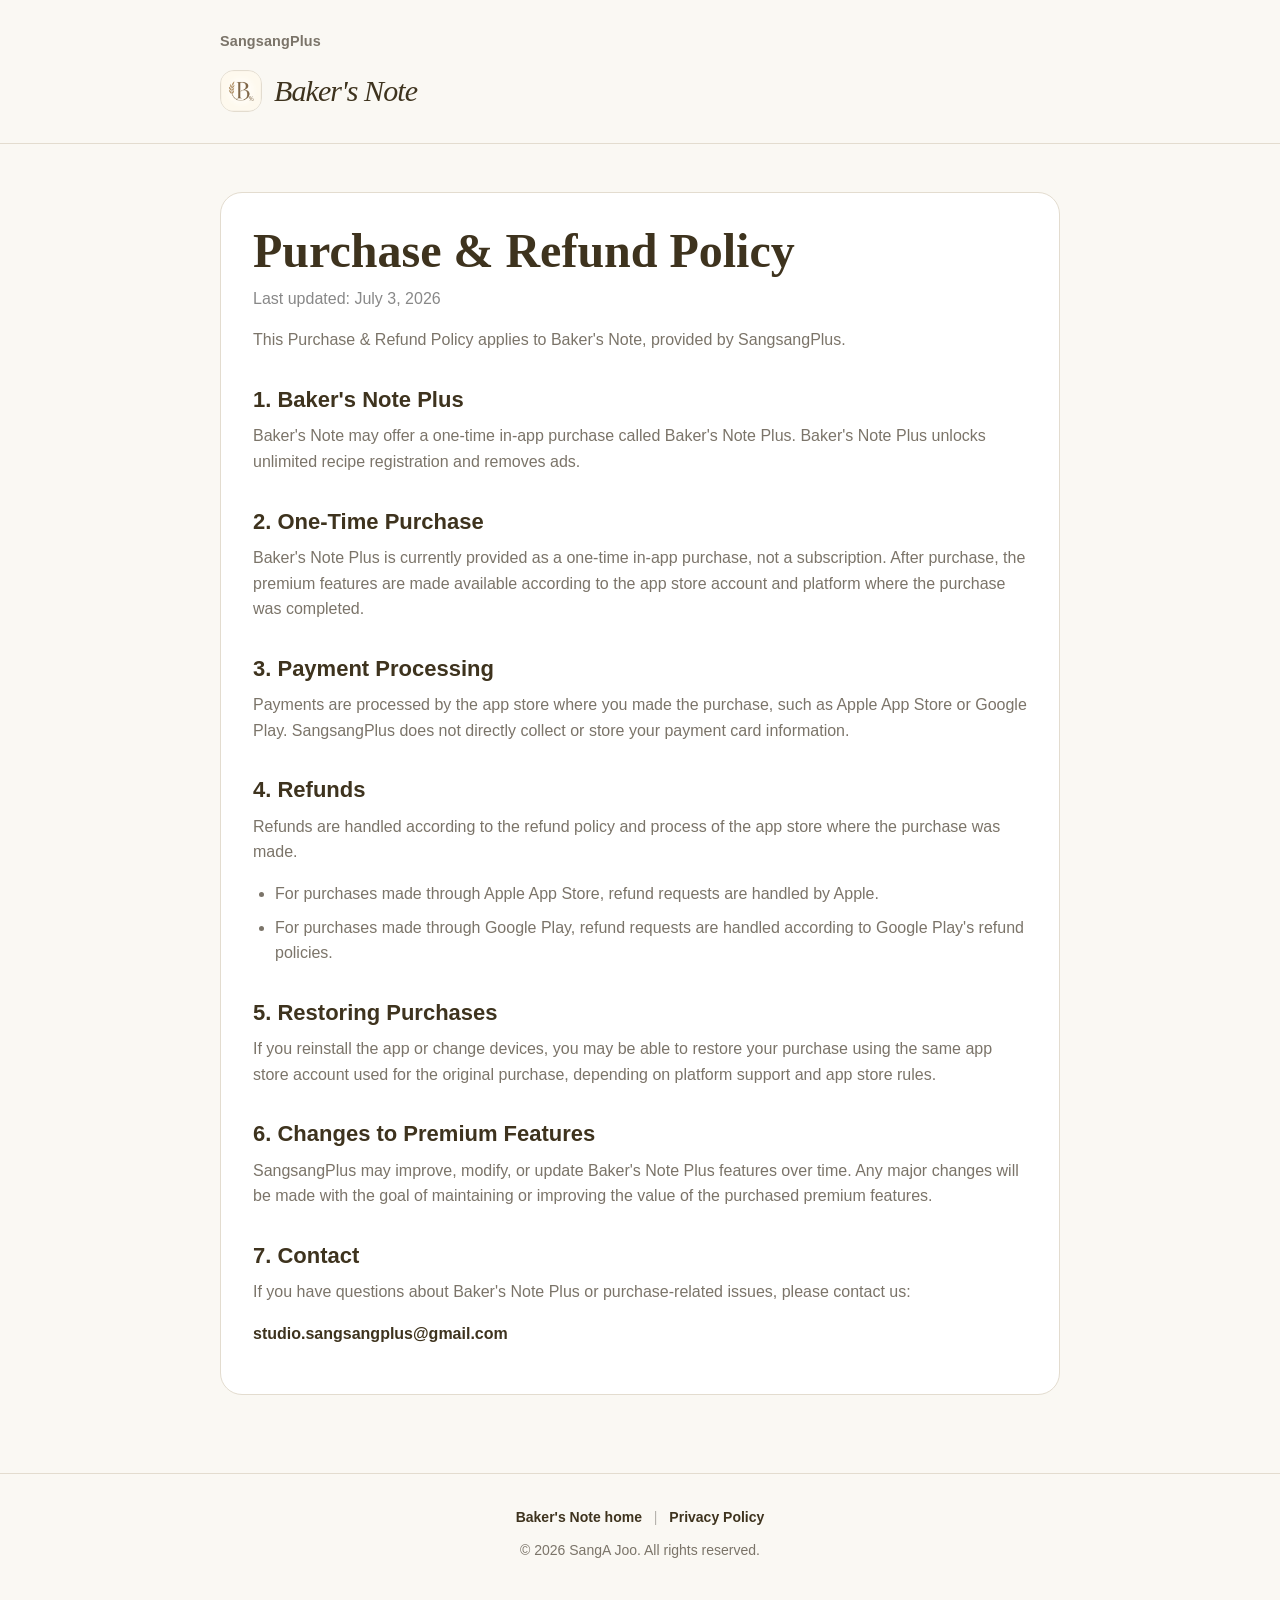
<file: bakersnote/purchase-policy.html>
<!doctype html>
<html lang="en">
<head>
  <meta charset="utf-8">
  <meta name="viewport" content="width=device-width, initial-scale=1">
  <title>Baker's Note - Purchase & Refund Policy</title>
  <meta name="description" content="Purchase and Refund Policy for Baker's Note by SangsangPlus.">
  <link rel="stylesheet" href="../assets/css/site.css">
  <link rel="icon" type="image/png" href="app_icon.png">
  <link rel="apple-touch-icon" href="app_icon.png">
</head>

<body class="theme-bakers-note">
  <header class="policy-header">
    <div class="wrap-policy">
      <a class="brand-back-link" href="../">SangsangPlus</a>

      <a class="policy-brand" href="./">
        <div class="app-logo">
          <img src="app_icon.png" alt="Baker's Note logo">
        </div>
        <span class="app-brand-name">Baker's Note</span>
      </a>
    </div>
  </header>

  <main class="policy-main wrap-policy">
    <article class="policy-content">
      <h1>Purchase &amp; Refund Policy</h1>
      <p class="updated-date">Last updated: July 3, 2026</p>

      <p>
        This Purchase & Refund Policy applies to Baker's Note, provided by SangsangPlus.
      </p>

      <h2>1. Baker's Note Plus</h2>
      <p>
        Baker's Note may offer a one-time in-app purchase called Baker's Note Plus.
        Baker's Note Plus unlocks unlimited recipe registration and removes ads.
      </p>

      <h2>2. One-Time Purchase</h2>
      <p>
        Baker's Note Plus is currently provided as a one-time in-app purchase, not a subscription.
        After purchase, the premium features are made available according to the app store account
        and platform where the purchase was completed.
      </p>

      <h2>3. Payment Processing</h2>
      <p>
        Payments are processed by the app store where you made the purchase, such as Apple App Store
        or Google Play. SangsangPlus does not directly collect or store your payment card
        information.
      </p>

      <h2>4. Refunds</h2>
      <p>
        Refunds are handled according to the refund policy and process of the app store where the
        purchase was made.
      </p>

      <ul>
        <li>
          For purchases made through Apple App Store, refund requests are handled by Apple.
        </li>
        <li>
          For purchases made through Google Play, refund requests are handled according to Google Play's
          refund policies.
        </li>
      </ul>

      <h2>5. Restoring Purchases</h2>
      <p>
        If you reinstall the app or change devices, you may be able to restore your purchase using
        the same app store account used for the original purchase, depending on platform support and
        app store rules.
      </p>

      <h2>6. Changes to Premium Features</h2>
      <p>
        SangsangPlus may improve, modify, or update Baker's Note Plus features over time.
        Any major changes will be made with the goal of maintaining or improving the value of the
        purchased premium features.
      </p>

      <h2>7. Contact</h2>
      <p>
        If you have questions about Baker's Note Plus or purchase-related issues, please contact us:
      </p>
      <p>
        <a href="mailto:studio.sangsangplus@gmail.com">studio.sangsangplus@gmail.com</a>
      </p>
    </article>
  </main>

  <footer class="site-footer">
    <div class="site-footer-inner narrow">
      <nav aria-label="Baker's Note footer links">
        <a href="./">Baker's Note home</a>
        <span class="footer-divider">|</span>
        <a href="privacy-policy.html">Privacy Policy</a>
      </nav>
      <p>© 2026 SangA Joo. All rights reserved.</p>
    </div>
  </footer>
</body>
</html>
</file>
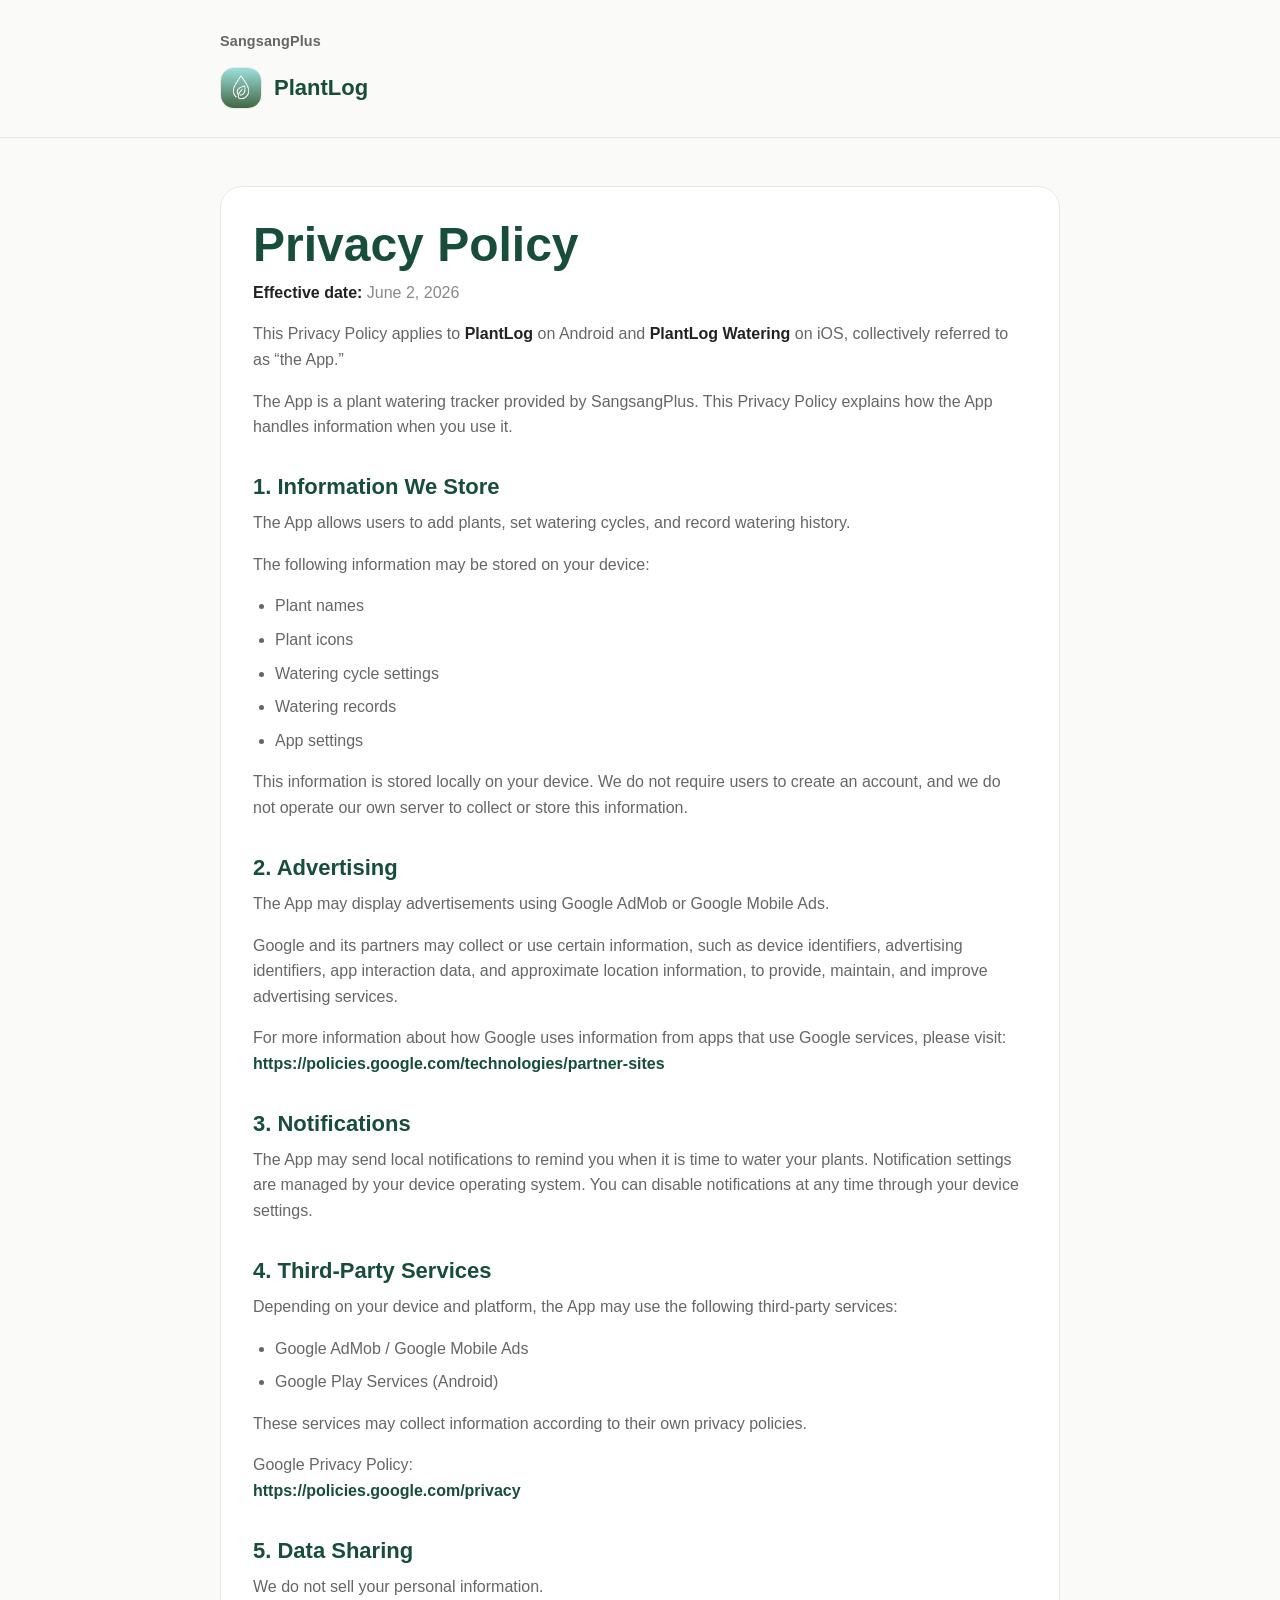
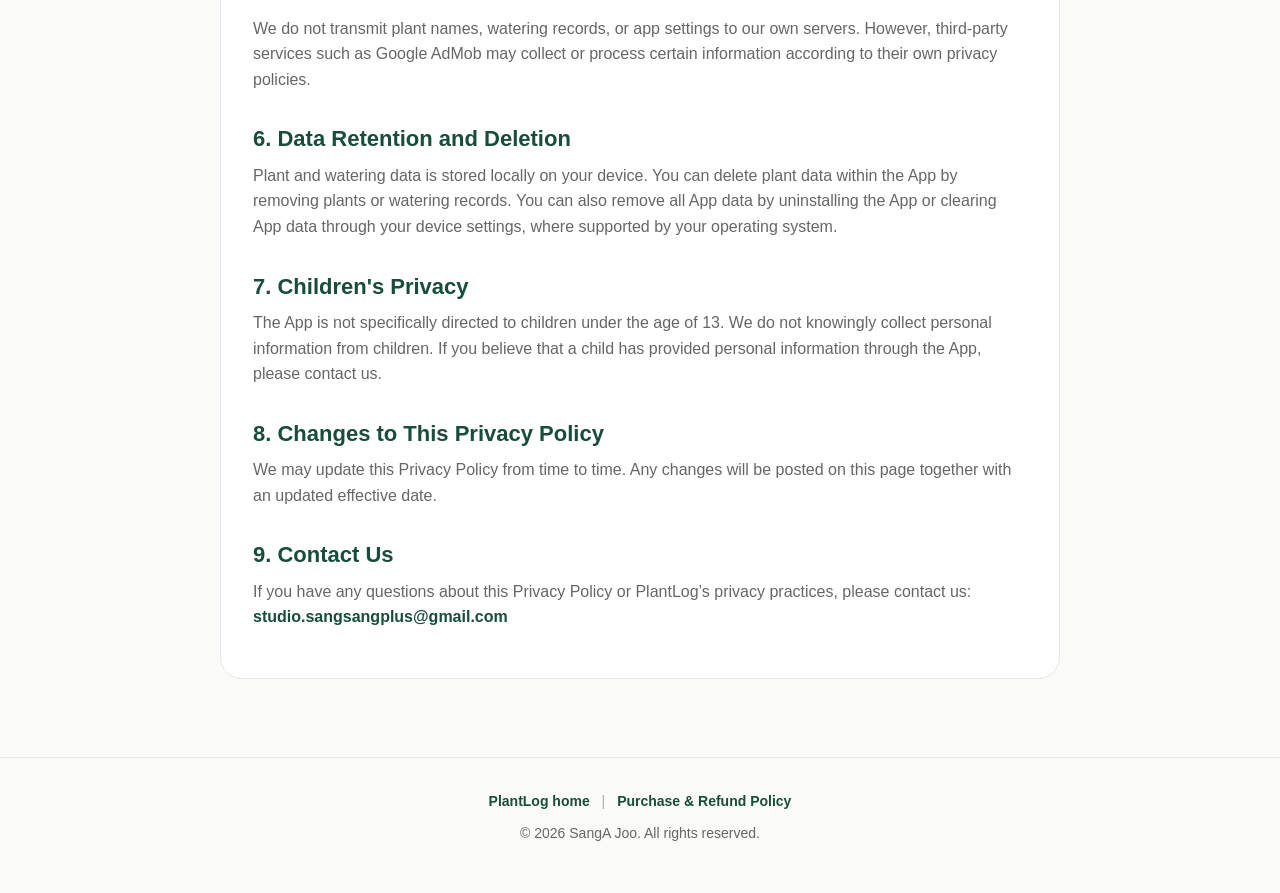
<file: plantlog-legal/privacy-policy.html>
<!doctype html>
<html lang="en">
<head>
  <meta charset="utf-8">
  <meta name="viewport" content="width=device-width, initial-scale=1">
  <title>PlantLog Privacy Policy</title>
  <meta name="description" content="Privacy Policy for PlantLog by SangsangPlus.">
  <link rel="stylesheet" href="../assets/css/site.css">
  <link rel="icon" type="image/png" href="app_icon.png">
  <link rel="apple-touch-icon" href="app_icon.png">
</head>

<body class="theme-plantlog">
  <header class="policy-header">
    <div class="wrap-policy">
      <a class="brand-back-link" href="../">SangsangPlus</a>

      <a class="policy-brand" href="./">
        <div class="app-logo">
          <img src="app_icon.png" alt="PlantLog logo">
        </div>
        <span class="app-brand-name">PlantLog</span>
      </a>
    </div>
  </header>

  <main class="policy-main wrap-policy">
    <article class="policy-content">
      <h1>Privacy Policy</h1>

      <p class="updated-date"><strong>Effective date:</strong> June 2, 2026</p>

      <p>
        This Privacy Policy applies to <strong>PlantLog</strong> on Android and
        <strong>PlantLog Watering</strong> on iOS, collectively referred to as
        “the App.”
      </p>

      <p>
        The App is a plant watering tracker provided by SangsangPlus.
        This Privacy Policy explains how the App handles information when you use it.
      </p>

      <h2>1. Information We Store</h2>

      <p>
        The App allows users to add plants, set watering cycles, and record watering history.
      </p>

      <p>The following information may be stored on your device:</p>

      <ul>
        <li>Plant names</li>
        <li>Plant icons</li>
        <li>Watering cycle settings</li>
        <li>Watering records</li>
        <li>App settings</li>
      </ul>

      <p>
        This information is stored locally on your device. We do not require users to create
        an account, and we do not operate our own server to collect or store this information.
      </p>

      <h2>2. Advertising</h2>

      <p>
        The App may display advertisements using Google AdMob or Google Mobile Ads.
      </p>

      <p>
        Google and its partners may collect or use certain information, such as device
        identifiers, advertising identifiers, app interaction data, and approximate location
        information, to provide, maintain, and improve advertising services.
      </p>

      <p>
        For more information about how Google uses information from apps that use Google
        services, please visit:
        <br>
        <a href="https://policies.google.com/technologies/partner-sites">
          https://policies.google.com/technologies/partner-sites
        </a>
      </p>

      <h2>3. Notifications</h2>

      <p>
        The App may send local notifications to remind you when it is time to water your
        plants. Notification settings are managed by your device operating system.
        You can disable notifications at any time through your device settings.
      </p>

      <h2>4. Third-Party Services</h2>

      <p>
        Depending on your device and platform, the App may use the following third-party
        services:
      </p>

      <ul>
        <li>Google AdMob / Google Mobile Ads</li>
        <li>Google Play Services (Android)</li>
      </ul>

      <p>
        These services may collect information according to their own privacy policies.
      </p>

      <p>
        Google Privacy Policy:
        <br>
        <a href="https://policies.google.com/privacy">
          https://policies.google.com/privacy
        </a>
      </p>

      <h2>5. Data Sharing</h2>

      <p>
        We do not sell your personal information.
      </p>

      <p>
        We do not transmit plant names, watering records, or app settings to our own servers.
        However, third-party services such as Google AdMob may collect or process certain
        information according to their own privacy policies.
      </p>

      <h2>6. Data Retention and Deletion</h2>

      <p>
        Plant and watering data is stored locally on your device.
        You can delete plant data within the App by removing plants or watering records.
        You can also remove all App data by uninstalling the App or clearing App data
        through your device settings, where supported by your operating system.
      </p>

      <h2>7. Children's Privacy</h2>

      <p>
        The App is not specifically directed to children under the age of 13.
        We do not knowingly collect personal information from children.
        If you believe that a child has provided personal information through the App,
        please contact us.
      </p>

      <h2>8. Changes to This Privacy Policy</h2>

      <p>
        We may update this Privacy Policy from time to time.
        Any changes will be posted on this page together with an updated effective date.
      </p>

      <h2>9. Contact Us</h2>

      <p>
        If you have any questions about this Privacy Policy or PlantLog’s privacy practices,
        please contact us:
        <br>
        <a href="mailto:studio.sangsangplus@gmail.com">
          studio.sangsangplus@gmail.com
        </a>
      </p>
    </article>
  </main>

  <footer class="site-footer">
    <div class="site-footer-inner narrow">
      <nav aria-label="PlantLog footer links">
        <a href="./">PlantLog home</a>
        <span class="footer-divider">|</span>
        <a href="purchase-policy.html">Purchase &amp; Refund Policy</a>
      </nav>
      <p>© 2026 SangA Joo. All rights reserved.</p>
    </div>
  </footer>
</body>
</html>
</file>
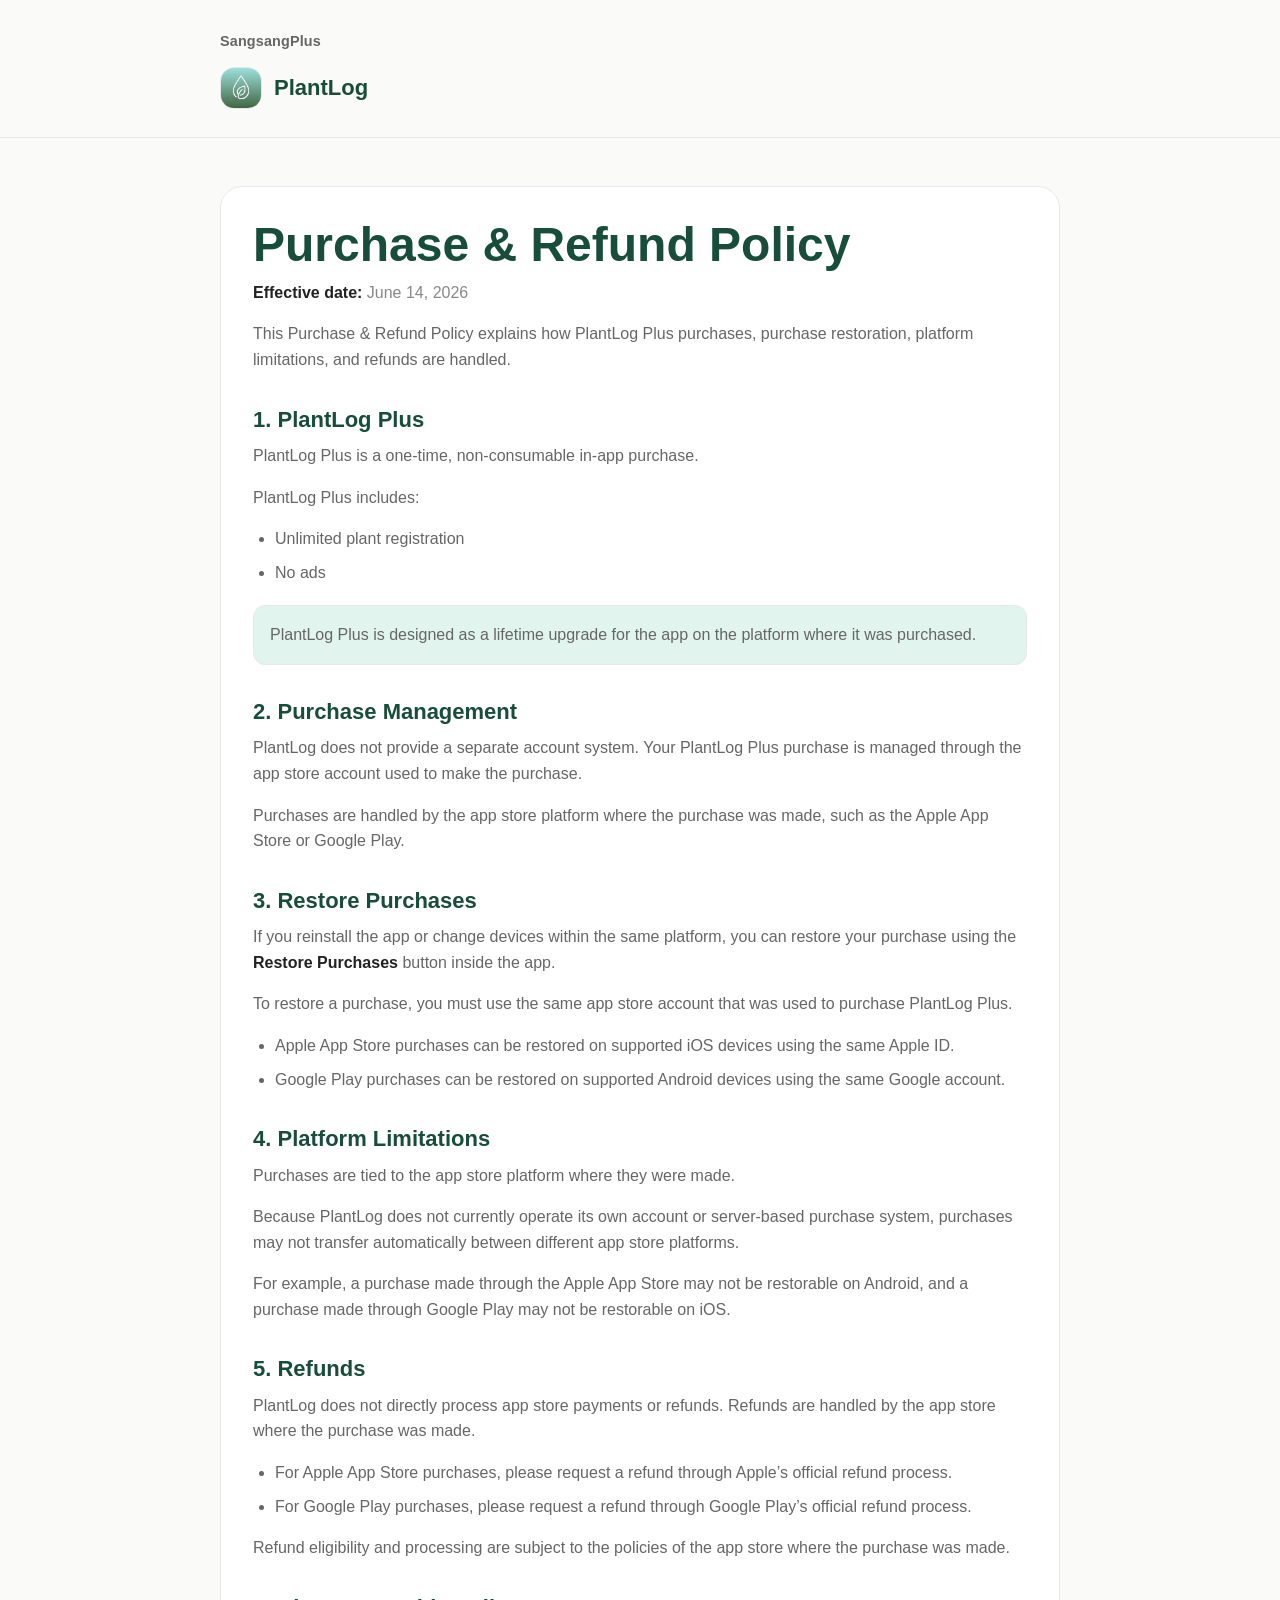
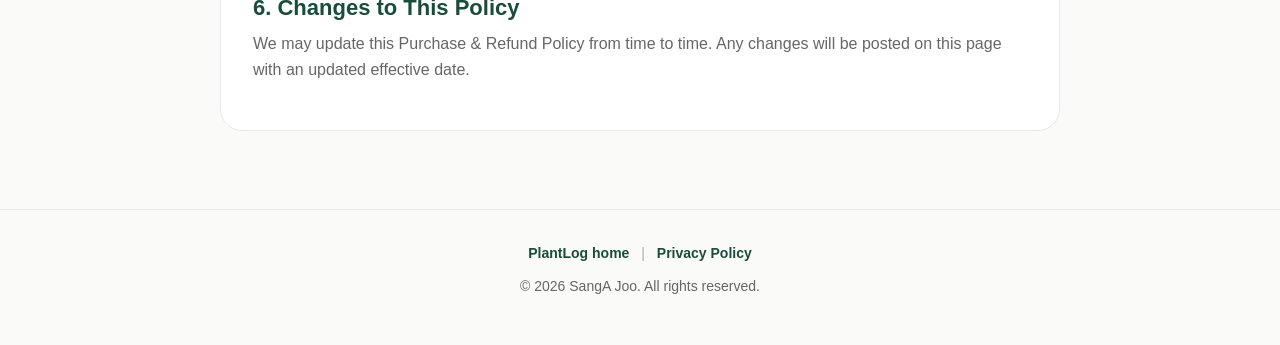
<file: plantlog-legal/purchase-policy.html>
<!doctype html>
<html lang="en">
<head>
  <meta charset="utf-8">
  <meta name="viewport" content="width=device-width, initial-scale=1">
  <title>PlantLog Purchase & Refund Policy</title>
  <meta name="description" content="Purchase and Refund Policy for PlantLog by SangsangPlus.">
  <link rel="stylesheet" href="../assets/css/site.css">
  <link rel="icon" type="image/png" href="app_icon.png">
  <link rel="apple-touch-icon" href="app_icon.png">
</head>

<body class="theme-plantlog">
  <header class="policy-header">
    <div class="wrap-policy">
      <a class="brand-back-link" href="../">SangsangPlus</a>

      <a class="policy-brand" href="./">
        <div class="app-logo">
          <img src="app_icon.png" alt="PlantLog logo">
        </div>
        <span class="app-brand-name">PlantLog</span>
      </a>
    </div>
  </header>

  <main class="policy-main wrap-policy">
    <article class="policy-content">
      <h1>Purchase &amp; Refund Policy</h1>

      <p class="updated-date"><strong>Effective date:</strong> June 14, 2026</p>

      <p>
        This Purchase & Refund Policy explains how PlantLog Plus purchases, purchase restoration,
        platform limitations, and refunds are handled.
      </p>

      <h2>1. PlantLog Plus</h2>

      <p>
        PlantLog Plus is a one-time, non-consumable in-app purchase.
      </p>

      <p>PlantLog Plus includes:</p>

      <ul>
        <li>Unlimited plant registration</li>
        <li>No ads</li>
      </ul>

      <div class="notice">
        PlantLog Plus is designed as a lifetime upgrade for the app on the platform where it was purchased.
      </div>

      <h2>2. Purchase Management</h2>

      <p>
        PlantLog does not provide a separate account system. Your PlantLog Plus purchase is managed
        through the app store account used to make the purchase.
      </p>

      <p>
        Purchases are handled by the app store platform where the purchase was made, such as the Apple App Store
        or Google Play.
      </p>

      <h2>3. Restore Purchases</h2>

      <p>
        If you reinstall the app or change devices within the same platform, you can restore your purchase
        using the <strong>Restore Purchases</strong> button inside the app.
      </p>

      <p>
        To restore a purchase, you must use the same app store account that was used to purchase PlantLog Plus.
      </p>

      <ul>
        <li>Apple App Store purchases can be restored on supported iOS devices using the same Apple ID.</li>
        <li>Google Play purchases can be restored on supported Android devices using the same Google account.</li>
      </ul>

      <h2>4. Platform Limitations</h2>

      <p>
        Purchases are tied to the app store platform where they were made.
      </p>

      <p>
        Because PlantLog does not currently operate its own account or server-based purchase system,
        purchases may not transfer automatically between different app store platforms.
      </p>

      <p>
        For example, a purchase made through the Apple App Store may not be restorable on Android,
        and a purchase made through Google Play may not be restorable on iOS.
      </p>

      <h2>5. Refunds</h2>

      <p>
        PlantLog does not directly process app store payments or refunds. Refunds are handled by the app store
        where the purchase was made.
      </p>

      <ul>
        <li>For Apple App Store purchases, please request a refund through Apple’s official refund process.</li>
        <li>For Google Play purchases, please request a refund through Google Play’s official refund process.</li>
      </ul>

      <p>
        Refund eligibility and processing are subject to the policies of the app store where the purchase was made.
      </p>

      <h2>6. Changes to This Policy</h2>

      <p>
        We may update this Purchase & Refund Policy from time to time. Any changes will be posted on this page
        with an updated effective date.
      </p>
    </article>
  </main>

  <footer class="site-footer">
    <div class="site-footer-inner narrow">
      <nav aria-label="PlantLog footer links">
        <a href="./">PlantLog home</a>
        <span class="footer-divider">|</span>
        <a href="privacy-policy.html">Privacy Policy</a>
      </nav>
      <p>© 2026 SangA Joo. All rights reserved.</p>
    </div>
  </footer>
</body>
</html>
</file>
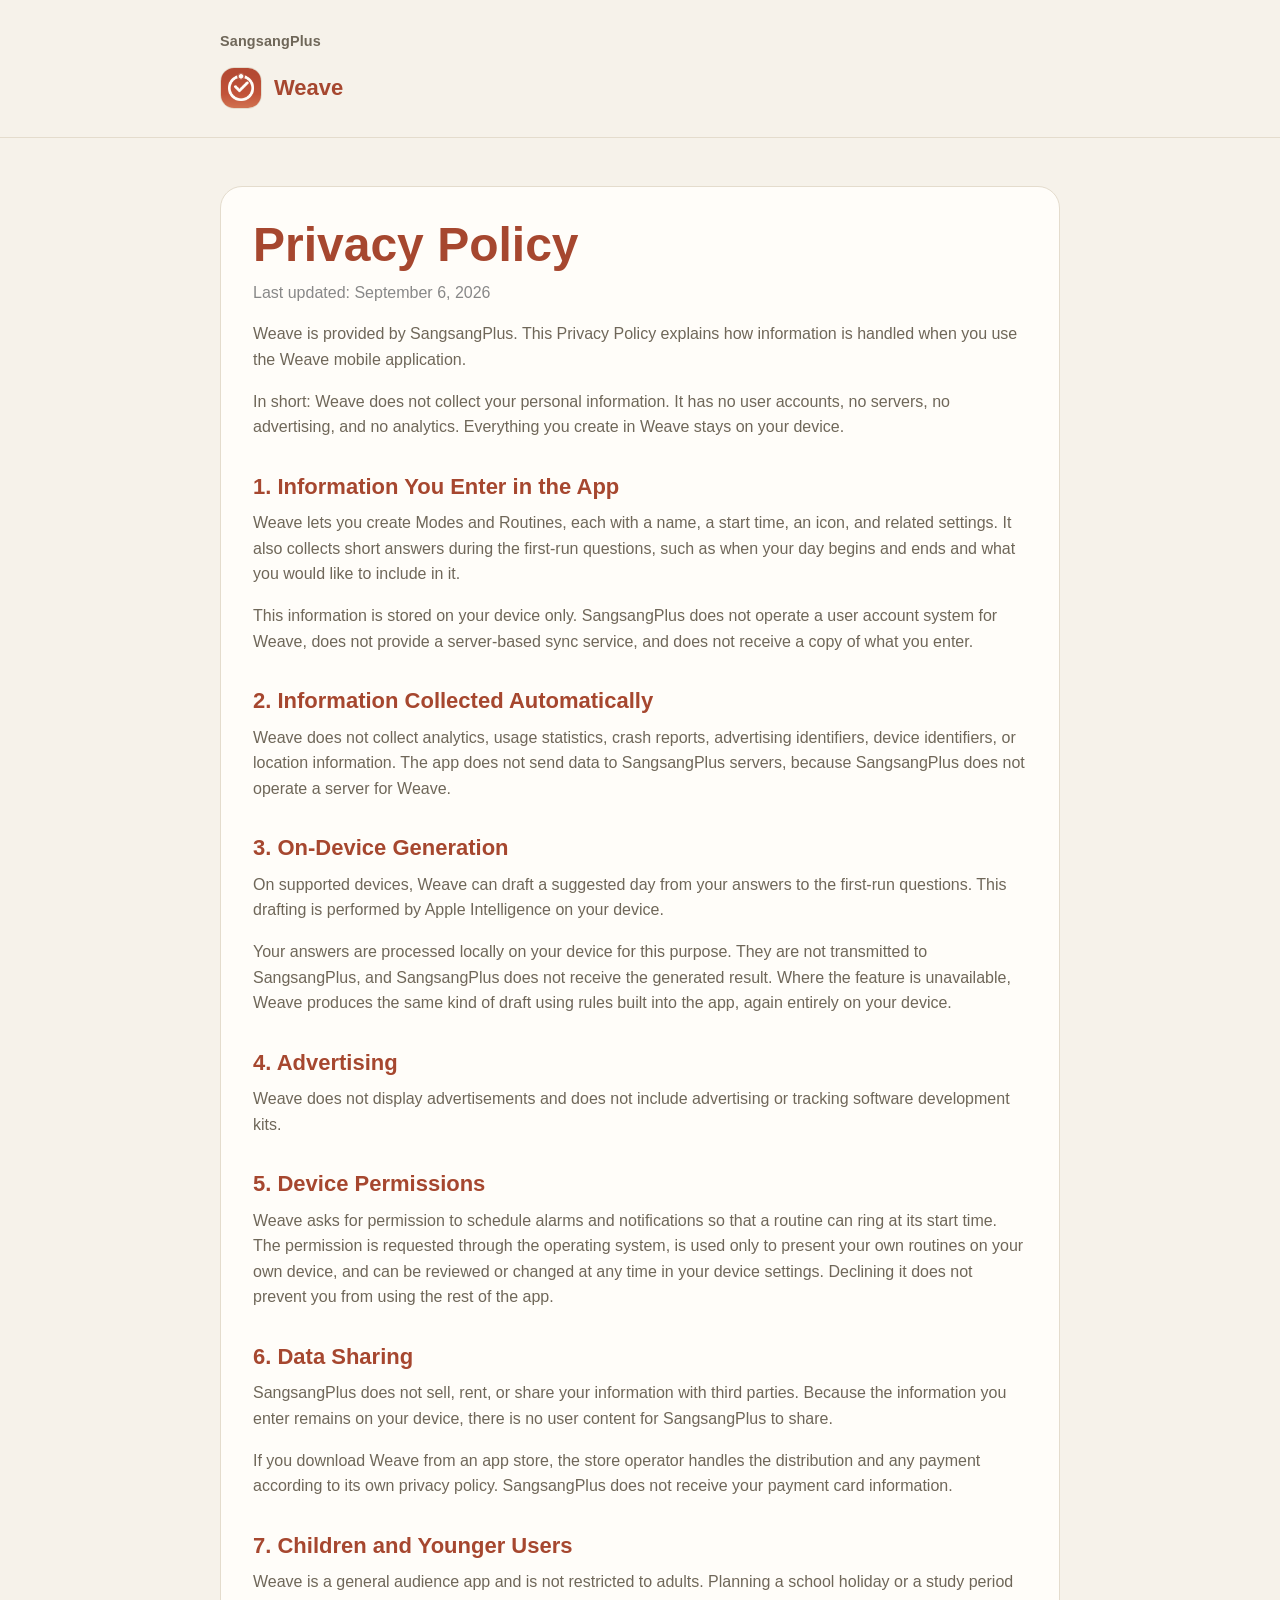
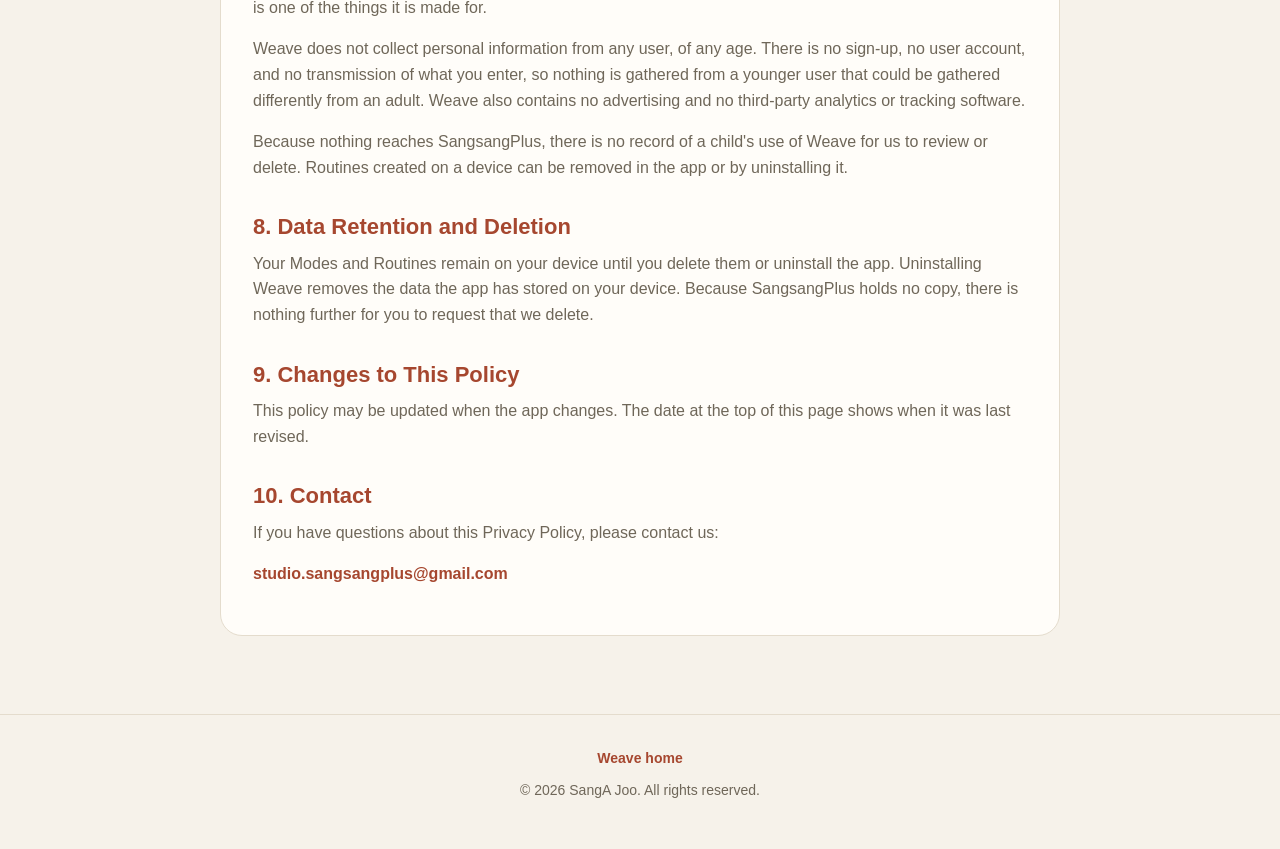
<file: weave/privacy-policy.html>
<!doctype html>
<html lang="en">
<head>
  <meta charset="utf-8">
  <meta name="viewport" content="width=device-width, initial-scale=1">
  <title>Weave - Privacy Policy</title>
  <meta name="description" content="Privacy Policy for Weave by SangsangPlus.">
  <link rel="stylesheet" href="../assets/css/site.css">
  <link rel="icon" type="image/png" href="app_icon.png">
  <link rel="apple-touch-icon" href="app_icon.png">
</head>

<body class="theme-weave">
  <header class="policy-header">
    <div class="wrap-policy">
      <a class="brand-back-link" href="../">SangsangPlus</a>

      <a class="policy-brand" href="./">
        <div class="app-logo">
          <img src="app_icon.png" alt="Weave logo">
        </div>
        <span class="app-brand-name">Weave</span>
      </a>
    </div>
  </header>

  <main class="policy-main wrap-policy">
    <article class="policy-content">
      <h1>Privacy Policy</h1>
      <p class="updated-date">Last updated: September 6, 2026</p>

      <p>
        Weave is provided by SangsangPlus. This Privacy Policy explains how
        information is handled when you use the Weave mobile application.
      </p>

      <p>
        In short: Weave does not collect your personal information. It has no
        user accounts, no servers, no advertising, and no analytics. Everything
        you create in Weave stays on your device.
      </p>

      <h2>1. Information You Enter in the App</h2>
      <p>
        Weave lets you create Modes and Routines, each with a name, a start
        time, an icon, and related settings. It also collects short answers
        during the first-run questions, such as when your day begins and ends
        and what you would like to include in it.
      </p>
      <p>
        This information is stored on your device only. SangsangPlus does not
        operate a user account system for Weave, does not provide a server-based
        sync service, and does not receive a copy of what you enter.
      </p>

      <h2>2. Information Collected Automatically</h2>
      <p>
        Weave does not collect analytics, usage statistics, crash reports,
        advertising identifiers, device identifiers, or location information.
        The app does not send data to SangsangPlus servers, because
        SangsangPlus does not operate a server for Weave.
      </p>

      <h2>3. On-Device Generation</h2>
      <p>
        On supported devices, Weave can draft a suggested day from your answers
        to the first-run questions. This drafting is performed by Apple
        Intelligence on your device.
      </p>
      <p>
        Your answers are processed locally on your device for this purpose. They
        are not transmitted to SangsangPlus, and SangsangPlus does not receive
        the generated result. Where the feature is unavailable, Weave produces
        the same kind of draft using rules built into the app, again entirely on
        your device.
      </p>

      <h2>4. Advertising</h2>
      <p>
        Weave does not display advertisements and does not include advertising
        or tracking software development kits.
      </p>

      <h2>5. Device Permissions</h2>
      <p>
        Weave asks for permission to schedule alarms and notifications so that a
        routine can ring at its start time. The permission is requested through
        the operating system, is used only to present your own routines on your
        own device, and can be reviewed or changed at any time in your device
        settings. Declining it does not prevent you from using the rest of the
        app.
      </p>

      <h2>6. Data Sharing</h2>
      <p>
        SangsangPlus does not sell, rent, or share your information with third
        parties. Because the information you enter remains on your device, there
        is no user content for SangsangPlus to share.
      </p>
      <p>
        If you download Weave from an app store, the store operator handles the
        distribution and any payment according to its own privacy policy.
        SangsangPlus does not receive your payment card information.
      </p>

      <h2>7. Children and Younger Users</h2>
      <p>
        Weave is a general audience app and is not restricted to adults.
        Planning a school holiday or a study period is one of the things it is
        made for.
      </p>
      <p>
        Weave does not collect personal information from any user, of any age.
        There is no sign-up, no user account, and no transmission of what you
        enter, so nothing is gathered from a younger user that could be
        gathered differently from an adult. Weave also contains no advertising
        and no third-party analytics or tracking software.
      </p>
      <p>
        Because nothing reaches SangsangPlus, there is no record of a child's
        use of Weave for us to review or delete. Routines created on a device
        can be removed in the app or by uninstalling it.
      </p>

      <h2>8. Data Retention and Deletion</h2>
      <p>
        Your Modes and Routines remain on your device until you delete them or
        uninstall the app. Uninstalling Weave removes the data the app has
        stored on your device. Because SangsangPlus holds no copy, there is
        nothing further for you to request that we delete.
      </p>

      <h2>9. Changes to This Policy</h2>
      <p>
        This policy may be updated when the app changes. The date at the top of
        this page shows when it was last revised.
      </p>

      <h2>10. Contact</h2>
      <p>
        If you have questions about this Privacy Policy, please contact us:
      </p>
      <p>
        <a href="mailto:studio.sangsangplus@gmail.com">studio.sangsangplus@gmail.com</a>
      </p>
    </article>
  </main>

  <footer class="site-footer">
    <div class="site-footer-inner narrow">
      <nav aria-label="Weave footer links">
        <a href="./">Weave home</a>
      </nav>
      <p>© 2026 SangA Joo. All rights reserved.</p>
    </div>
  </footer>
</body>
</html>
</file>
<file: assets/css/site.css>
/* SangsangPlus shared website styles */

:root {
  --page-bg: #f8f6f1;
  --card-bg: #ffffff;
  --text: #222222;
  --muted: #666666;
  --soft-muted: #888888;
  --line: #e7e0d6;
  --shadow-soft: 0 18px 45px rgba(40, 35, 28, 0.08);
  --radius-lg: 24px;
  --radius-md: 18px;
  --max-width-wide: 1120px;
  --max-width-app: 920px;
  --max-width-policy: 840px;

  --accent: #3f6347;
  --accent-soft: #e7f0e4;
  --accent-deep: #2f4c36;
  --brand-serif: Georgia, "Times New Roman", serif;
}

/* Themes */
body.theme-sangsangplus {
  --page-bg: #f8f6f1;
  --card-bg: #ffffff;
  --text: #222222;
  --muted: #666666;
  --line: #e7e0d6;
  --accent: #6f8f72;
  --accent-soft: #e7f0e4;
  --accent-deep: #3f6347;
}

body.theme-plantlog {
  --page-bg: #fafaf8;
  --card-bg: #ffffff;
  --text: #222222;
  --muted: #666666;
  --line: #e8e8e8;
  --accent: #267156;
  --accent-soft: #e1f5ee;
  --accent-deep: #174d3a;
  --phone-gradient-start: #9ce0dd;
  --phone-gradient-end: #267156;
}

/* Weave — "Linen", the app's own free theme. Same tokens the app ships
   in `AppPalette.defaultFree`, so the site and the product agree. */
body.theme-weave {
  --page-bg: #f6f2ea;
  --card-bg: #fffdf9;
  --text: #26221c;
  --muted: #6f6759;
  --line: #e4dccd;
  --accent: #c2543a;
  --accent-soft: #f4ded4;
  --accent-deep: #a6472f;
  --phone-gradient-start: #f4ded4;
  --phone-gradient-end: #c2543a;
}

body.theme-bakers-note {
  --page-bg: #faf8f3;
  --card-bg: #ffffff;
  --text: #2a241b;
  --muted: #7b7469;
  --line: #e3dccf;
  --accent: #3e331e;
  --accent-soft: #f7f4ec;
  --accent-deep: #3e331e;
  --phone-gradient-start: #c8b388;
  --phone-gradient-end: #3e331e;
}

/* Base */
* {
  box-sizing: border-box;
}

html {
  scroll-behavior: smooth;
}

body {
  margin: 0;
  font-family: -apple-system, BlinkMacSystemFont, "Segoe UI", Roboto, Arial, sans-serif;
  background: var(--page-bg);
  color: var(--text);
  line-height: 1.6;
}

a {
  color: var(--accent-deep);
  text-decoration: none;
  font-weight: 700;
}

a:hover {
  text-decoration: underline;
}

img {
  max-width: 100%;
  height: auto;
}

p {
  margin: 0 0 16px;
}

ul {
  padding-left: 22px;
}

li {
  margin-bottom: 8px;
}

h1,
h2,
h3 {
  margin-top: 0;
  line-height: 1.2;
  color: var(--text);
}

strong {
  color: var(--text);
}

/* Shared layout */
.site-page {
  min-height: 100vh;
}

.wrap-wide {
  width: min(var(--max-width-wide), calc(100% - 48px));
  margin: 0 auto;
}

.wrap-app {
  width: min(var(--max-width-app), calc(100% - 40px));
  margin: 0 auto;
}

.wrap-policy {
  width: min(var(--max-width-policy), calc(100% - 40px));
  margin: 0 auto;
}

.brand-back-link {
  display: inline-flex;
  align-items: center;
  margin-bottom: 18px;
  font-size: 0.9rem;
  font-weight: 700;
  color: var(--muted);
  text-decoration: none;
  letter-spacing: 0.01em;
}

.brand-back-link:hover {
  color: var(--accent-deep);
  text-decoration: underline;
}

/* Buttons */
.button,
.app-button {
  display: inline-flex;
  align-items: center;
  justify-content: center;
  min-height: 46px;
  padding: 0 18px;
  border-radius: 999px;
  border: 1px solid var(--line);
  background: var(--card-bg);
  color: var(--accent-deep);
  font-weight: 800;
  font-size: 14px;
  text-decoration: none;
  transition: transform 0.15s ease, box-shadow 0.15s ease, background 0.15s ease;
}

.button:hover,
.app-button:hover {
  transform: translateY(-1px);
  text-decoration: none;
}

.button.primary,
.app-button.primary {
  background: var(--accent-deep);
  border-color: var(--accent-deep);
  color: #ffffff;
  box-shadow: 0 12px 26px rgba(63, 99, 71, 0.18);
}

.button.secondary,
.app-button.secondary {
  background: var(--card-bg);
  color: var(--accent-deep);
}

.button.disabled,
.app-button.disabled {
  cursor: default;
  opacity: 0.65;
  pointer-events: none;
}

/* Root home */
.home-nav {
  padding: 24px 0 0;
  display: flex;
  align-items: center;
  justify-content: space-between;
  gap: 16px;
}

.home-brand {
  display: inline-flex;
  align-items: center;
  flex: 0 0 auto;
}

.home-brand-logo {
  display: block;
  width: 190px;
  height: auto;
}

.home-nav-links {
  display: flex;
  align-items: center;
  gap: 18px;
  font-size: 14px;
  color: var(--muted);
}

.home-nav-links a {
  color: var(--muted);
  font-weight: 600;
}

.home-nav-links a:hover {
  color: var(--accent-deep);
}

.home-hero {
  padding: 88px 0 64px;
  display: grid;
  grid-template-columns: 1.1fr 0.9fr;
  gap: 48px;
  align-items: center;
}

.eyebrow {
  display: inline-flex;
  align-items: center;
  gap: 8px;
  padding: 8px 12px;
  border-radius: 999px;
  background: var(--accent-soft);
  color: var(--accent-deep);
  font-size: 13px;
  font-weight: 800;
  margin-bottom: 22px;
}

.home-hero h1 {
  margin: 0;
  font-size: clamp(42px, 7vw, 76px);
  line-height: 0.98;
  letter-spacing: -0.06em;
}

.home-hero p {
  margin: 24px 0 0;
  max-width: 620px;
  font-size: 18px;
  color: var(--muted);
}

.hero-actions,
.app-actions,
.buttons {
  margin-top: 34px;
  display: flex;
  flex-wrap: wrap;
  gap: 12px;
}

.home-hero-card,
.app-card,
.info-card {
  background: var(--card-bg);
  border: 1px solid var(--line);
  border-radius: var(--radius-lg);
  padding: 24px;
  box-shadow: var(--shadow-soft);
}

.home-hero-card {
  padding: 28px;
}

.home-hero-card-title {
  margin: 0 0 18px;
  font-size: 18px;
  font-weight: 800;
}

.stat-list {
  display: grid;
  gap: 14px;
}

.stat {
  padding: 16px;
  border-radius: 18px;
  background: #faf9f6;
  border: 1px solid #eee7dd;
}

.stat strong {
  display: block;
  font-size: 15px;
  margin-bottom: 4px;
}

.stat span {
  color: var(--muted);
  font-size: 14px;
}

.home-section {
  padding: 42px 0;
}

.section-header {
  margin-bottom: 24px;
}

.section-kicker {
  color: var(--accent-deep);
  font-weight: 800;
  font-size: 13px;
  letter-spacing: 0.08em;
  text-transform: uppercase;
  margin-bottom: 8px;
}

.home-section h2 {
  margin: 0;
  font-size: clamp(28px, 4vw, 42px);
  line-height: 1.1;
  letter-spacing: -0.04em;
}

.section-desc {
  margin: 12px 0 0;
  color: var(--muted);
  max-width: 720px;
}

.app-grid {
  display: grid;
  grid-template-columns: repeat(2, minmax(0, 1fr));
  gap: 20px;
}

.app-card {
  display: flex;
  flex-direction: column;
  min-height: 280px;
}

.app-top {
  display: flex;
  align-items: center;
  gap: 16px;
  margin-bottom: 18px;
}

.app-icon {
  width: 64px;
  height: 64px;
  border-radius: 18px;
  overflow: hidden;
  background: var(--accent-soft);
  flex: 0 0 auto;
  border: 1px solid var(--line);
}

.app-icon img {
  width: 100%;
  height: 100%;
  object-fit: cover;
  display: block;
}

.app-card h3 {
  margin: 0;
  font-size: 24px;
  letter-spacing: -0.03em;
}

.app-card .tagline {
  margin: 4px 0 0;
  color: var(--muted);
  font-size: 14px;
}

.app-card p {
  margin: 0;
  color: var(--muted);
}

.app-meta {
  margin: 18px 0 0;
  padding: 0;
  list-style: none;
  display: grid;
  gap: 8px;
  color: var(--muted);
  font-size: 14px;
}

.app-meta li {
  margin: 0;
}

.app-meta li::before {
  content: "•";
  color: var(--accent);
  font-weight: 900;
  margin-right: 8px;
}

.app-card .app-actions {
  margin-top: auto;
  padding-top: 22px;
}

.info-grid {
  display: grid;
  grid-template-columns: 1fr 1fr;
  gap: 20px;
}

.info-card h3 {
  margin: 0 0 12px;
  font-size: 20px;
}

.info-card p {
  margin: 0;
  color: var(--muted);
}

.contact-list {
  margin: 16px 0 0;
  padding: 0;
  list-style: none;
  display: grid;
  gap: 10px;
  color: var(--muted);
}

/* App landing pages */
.app-header {
  padding: 28px 0;
}

.app-header .brand-back-link {
  margin-bottom: 14px;
}

.app-brand {
  display: flex;
  align-items: center;
  gap: 12px;
  color: var(--accent-deep);
  text-decoration: none;
}

.app-logo {
  width: 42px;
  height: 42px;
  border-radius: 14px;
  overflow: hidden;
  display: grid;
  place-items: center;
  background: linear-gradient(180deg, var(--phone-gradient-start), var(--phone-gradient-end));
  border: 1px solid var(--line);
  flex-shrink: 0;
}

.theme-bakers-note .app-logo {
  background: var(--accent-soft);
}

.app-logo img {
  width: 100%;
  height: 100%;
  object-fit: cover;
  display: block;
}

.app-brand-name {
  font-size: 22px;
  font-weight: 800;
  color: var(--accent-deep);
}

.theme-bakers-note .app-brand-name,
.theme-bakers-note .app-landing h1,
.theme-bakers-note .app-section-title {
  font-family: var(--brand-serif);
  font-style: italic;
  font-weight: 500;
}

.theme-bakers-note .app-brand-name {
  font-size: 30px;
  letter-spacing: -0.03em;
}

.app-landing-hero {
  padding: 56px 0 40px;
  display: grid;
  grid-template-columns: 1.2fr 0.8fr;
  gap: 48px;
  align-items: center;
}

.app-landing h1 {
  margin: 0 0 20px;
  font-size: clamp(38px, 6vw, 66px);
  line-height: 1.05;
  letter-spacing: -0.04em;
  color: var(--accent-deep);
}

.app-landing .lead {
  font-size: 19px;
  color: var(--muted);
  max-width: 620px;
  margin: 0 0 28px;
}

.phone-frame {
  border-radius: 34px;
  padding: 2px;
  background: linear-gradient(180deg, var(--phone-gradient-start), var(--phone-gradient-end));
  box-shadow: 0 24px 70px rgba(0, 0, 0, 0.08);
}

.app-shot {
  width: 100%;
  display: block;
  border-radius: 32px;
}

.app-section {
  padding: 48px 0;
}

.app-section-title {
  font-size: 34px;
  letter-spacing: -0.03em;
  margin: 0 0 22px;
  color: var(--accent-deep);
}

.feature-cards {
  display: grid;
  grid-template-columns: repeat(3, 1fr);
  gap: 16px;
}

.feature-card,
.note-card {
  background: var(--card-bg);
  border: 1px solid var(--line);
  border-radius: 20px;
  padding: 22px;
}

.note-card {
  background: var(--accent-soft);
  color: var(--muted);
}

.feature-card h3,
.note-card h3 {
  margin: 0 0 8px;
  font-size: 18px;
  color: var(--accent-deep);
}

.feature-card p,
.note-card p {
  margin: 0;
  color: var(--muted);
}

/* Policy pages */
.policy-header {
  padding: 28px 0;
  border-bottom: 1px solid var(--line);
}

.policy-header .brand-back-link {
  margin-bottom: 14px;
}

.policy-brand {
  display: flex;
  align-items: center;
  gap: 12px;
  color: var(--accent-deep);
  text-decoration: none;
}

.policy-main {
  padding: 48px 0;
}

.policy-content {
  background: var(--card-bg);
  border: 1px solid var(--line);
  border-radius: 22px;
  padding: 32px;
}

.policy-content h1 {
  margin: 0 0 8px;
  font-size: clamp(32px, 5vw, 48px);
  line-height: 1.1;
  color: var(--accent-deep);
}

.theme-bakers-note .policy-content h1 {
  font-family: var(--brand-serif);
}

.policy-content h2 {
  margin: 34px 0 10px;
  font-size: 22px;
  color: var(--accent-deep);
}

.policy-content p,
.policy-content ul {
  color: var(--muted);
}

.policy-content .updated-date {
  color: var(--soft-muted);
}

.notice {
  background: var(--accent-soft);
  border: 1px solid var(--line);
  border-radius: 12px;
  padding: 16px;
  margin: 20px 0;
  color: var(--muted);
}

/* Footer */
.site-footer {
  margin-top: 30px;
  padding: 32px 0 48px;
  border-top: 1px solid var(--line);
  color: var(--muted);
  font-size: 14px;
}

.site-footer-inner {
  width: min(var(--max-width-wide), calc(100% - 48px));
  margin: 0 auto;
  text-align: center;
}

.site-footer-inner.narrow {
  width: min(var(--max-width-app), calc(100% - 40px));
}

.site-footer nav {
  margin-bottom: 10px;
}

.site-footer a {
  color: var(--accent-deep);
  font-weight: 700;
}

.footer-divider {
  margin: 0 8px;
  color: color-mix(in srgb, var(--muted) 55%, white);
}

.site-footer p {
  margin: 0;
}

@media (max-width: 820px) {
  .home-brand-logo {
    width: 168px;
  }

  .home-nav {
    align-items: flex-start;
    flex-direction: column;
  }

  .home-nav-links {
    flex-wrap: wrap;
  }

  .home-hero,
  .app-landing-hero {
    grid-template-columns: 1fr;
    padding-top: 48px;
  }

  .app-grid,
  .info-grid,
  .feature-cards {
    grid-template-columns: 1fr;
  }

  .phone-frame {
    max-width: 360px;
    margin: 0 auto;
  }
}

@media (max-width: 640px) {
  .wrap-wide,
  .site-footer-inner {
    width: min(100% - 32px, var(--max-width-wide));
  }

  .wrap-app,
  .wrap-policy,
  .site-footer-inner.narrow {
    width: min(100% - 28px, var(--max-width-app));
  }

  .home-hero {
    padding-top: 44px;
  }

  .app-landing-hero {
    padding-top: 28px;
  }

  .policy-content,
  .home-hero-card,
  .app-card,
  .info-card,
  .feature-card,
  .note-card {
    padding: 24px;
  }

  .theme-bakers-note .app-brand-name {
    font-size: 27px;
  }
}
</file>
